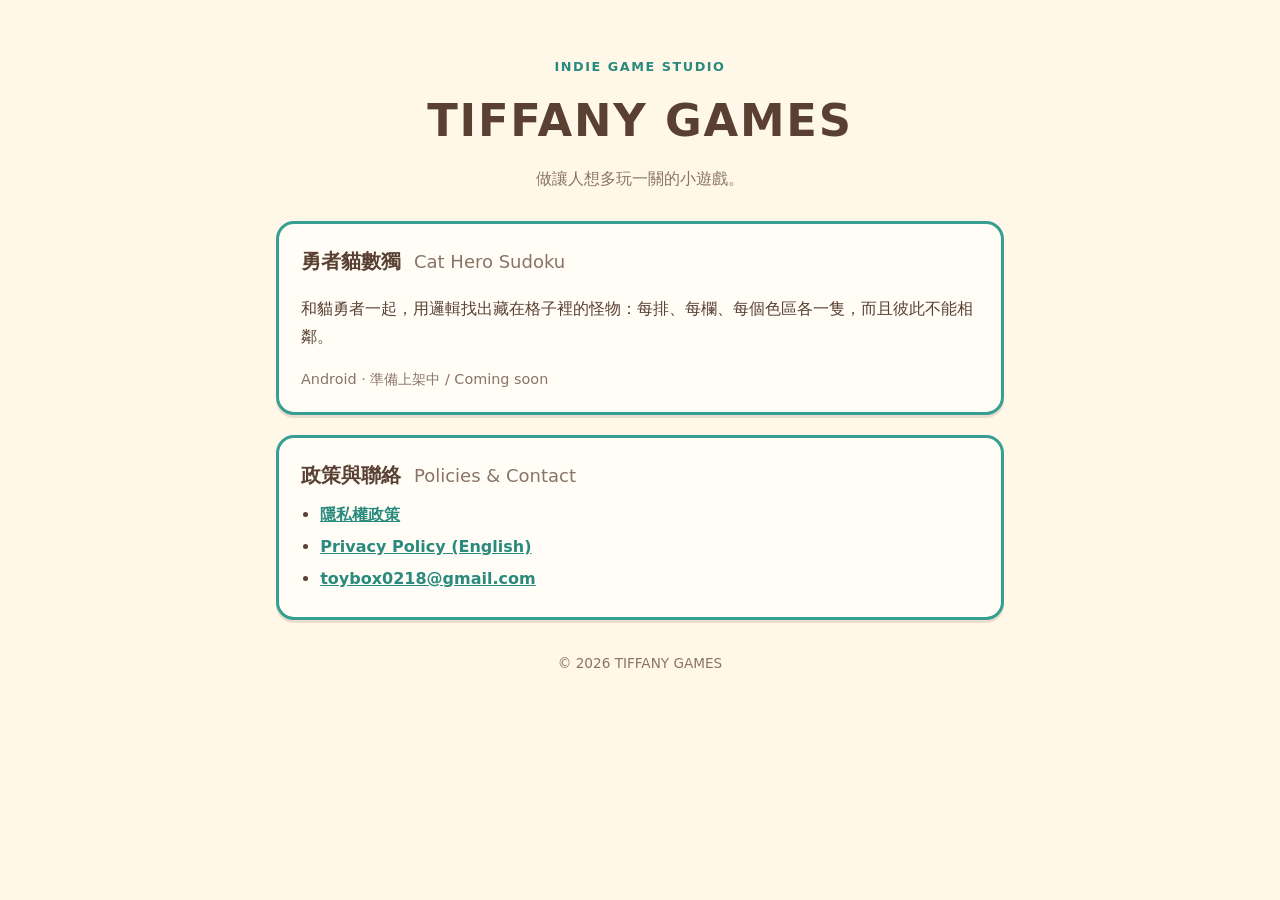
<file: index.html>
<!doctype html>
<html lang="zh-Hant">
<head>
<meta charset="utf-8">
<meta name="viewport" content="width=device-width, initial-scale=1">
<title>TIFFANY GAMES</title>
<meta name="description" content="TIFFANY GAMES 獨立遊戲工作室。作品：勇者貓數獨。">
<link rel="stylesheet" href="style.css">
</head>
<body>
<main class="page">
  <header class="hero">
    <p class="kicker">Indie Game Studio</p>
    <h1>TIFFANY GAMES</h1>
    <p class="lead">做讓人想多玩一關的小遊戲。</p>
  </header>

  <section class="card">
    <h2>勇者貓數獨 <span class="en">Cat Hero Sudoku</span></h2>
    <p>和貓勇者一起，用邏輯找出藏在格子裡的怪物：每排、每欄、每個色區各一隻，而且彼此不能相鄰。</p>
    <p class="meta">Android · 準備上架中 / Coming soon</p>
  </section>

  <section class="card">
    <h2>政策與聯絡 <span class="en">Policies &amp; Contact</span></h2>
    <ul class="links">
      <li><a href="privacy.html">隱私權政策</a></li>
      <li><a href="privacy.html#en">Privacy Policy (English)</a></li>
      <li><a href="mailto:toybox0218@gmail.com">toybox0218@gmail.com</a></li>
    </ul>
  </section>

  <footer>© 2026 TIFFANY GAMES</footer>
</main>
</body>
</html>
</file>
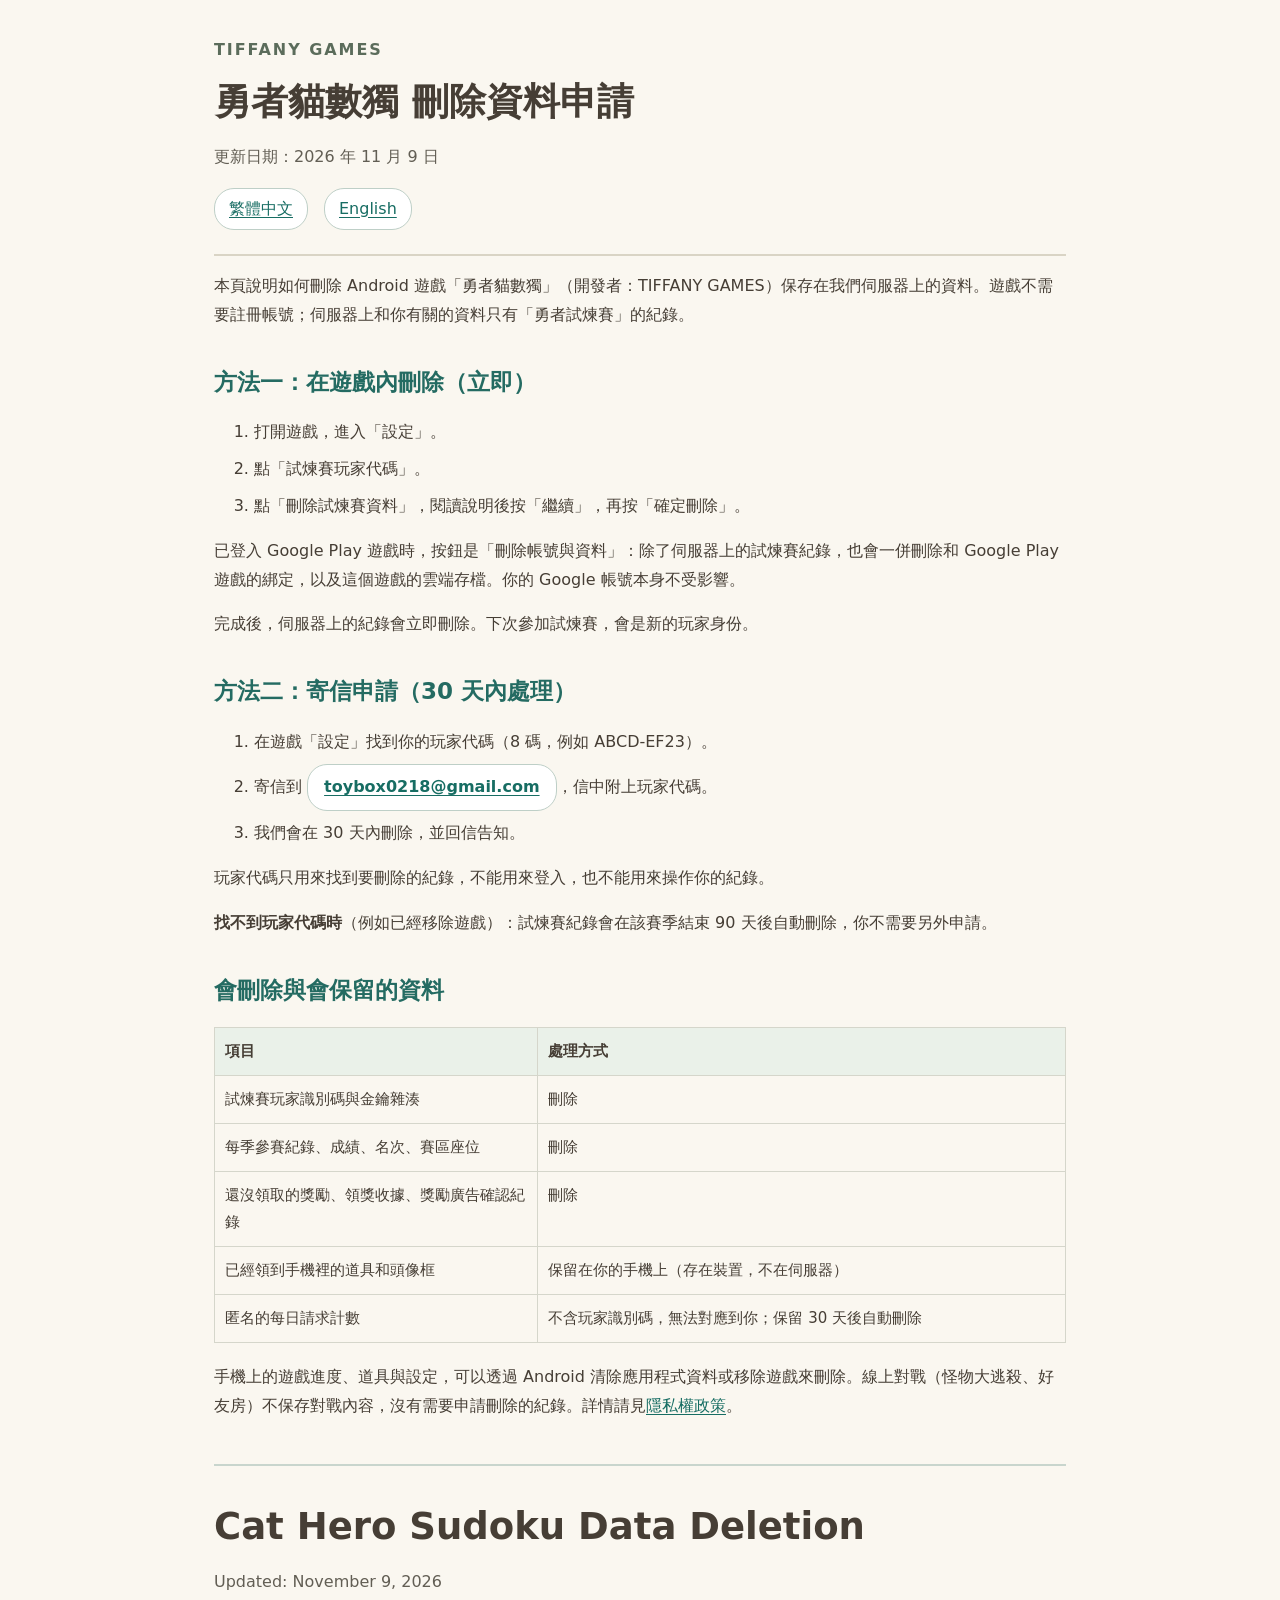
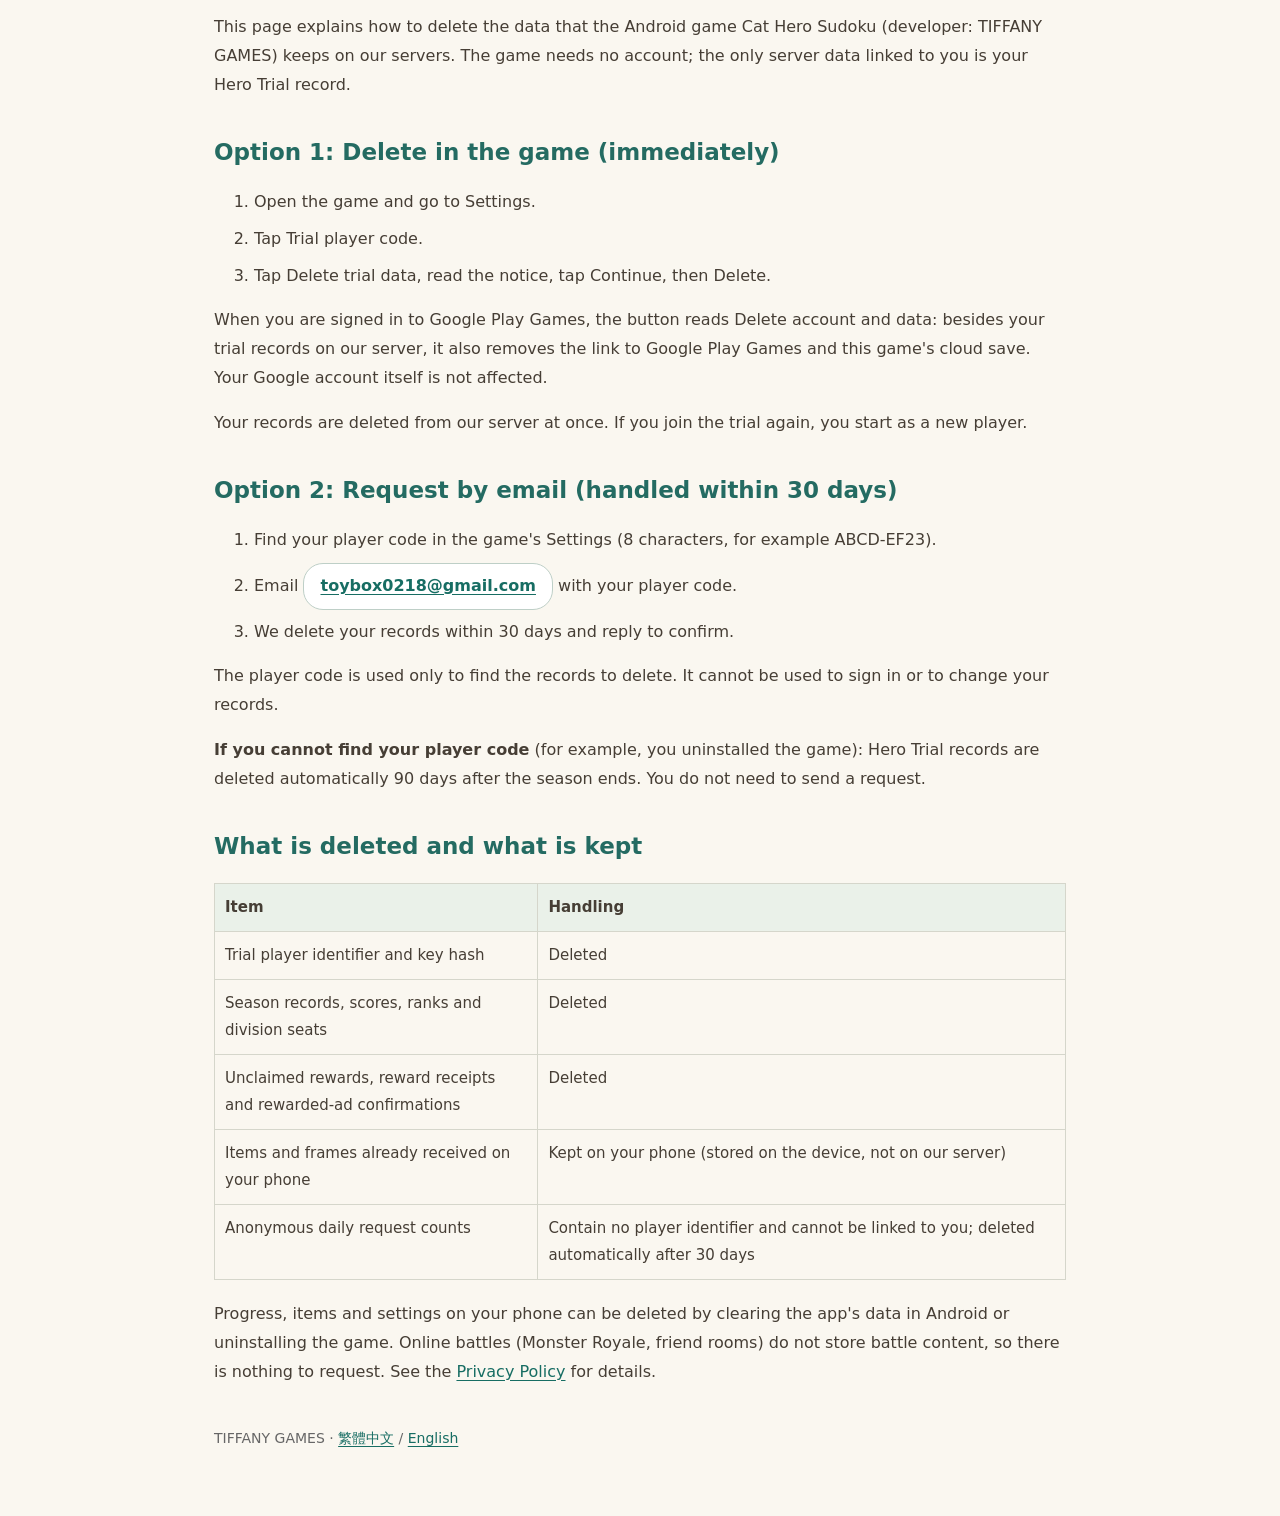
<file: delete.html>
<!doctype html>
<html lang="zh-Hant">
<head>
<meta charset="utf-8"><meta name="viewport" content="width=device-width,initial-scale=1">
<meta name="color-scheme" content="light"><title>勇者貓數獨 刪除資料申請 · Cat Hero Sudoku Data Deletion</title>
<style>
:root{font-family:system-ui,-apple-system,"Segoe UI",sans-serif;color:#463e35;background:#faf7f0;line-height:1.8}*{box-sizing:border-box}body{margin:0}main{max-width:900px;margin:auto;padding:36px 24px 64px}header{border-bottom:2px solid #d9d4c5;padding-bottom:24px}h1{font-size:clamp(25px,5vw,37px);line-height:1.35;margin:12px 0}h2{font-size:23px;margin-top:36px;line-height:1.45;color:#246b62}a{color:#176d63;text-underline-offset:3px;overflow-wrap:anywhere}nav{display:flex;gap:16px;flex-wrap:wrap}nav a{padding:6px 14px;border:1px solid #becfc7;border-radius:20px;background:white}.brand{letter-spacing:.12em;font-weight:700;color:#5b6c5b}.date{color:#625e54}p,li{overflow-wrap:anywhere}li{margin:.35em 0}ol li{margin:.5em 0}table{border-collapse:collapse;width:100%;font-size:15px;margin:20px 0}th,td{text-align:left;border:1px solid #d5d6cb;padding:10px;vertical-align:top}th{background:#eaf1e9}td:first-child{width:38%}.mail{display:inline-block;padding:8px 16px;border-radius:20px;background:#fff;border:1px solid #becfc7;font-weight:700}.language{padding-top:24px;margin-top:44px;border-top:2px solid #c8d5cd}footer{margin-top:40px;font-size:14px;color:#666} @media(max-width:480px){main{padding:24px 16px 48px}table{font-size:14px}th,td{padding:8px}}@media print{nav{display:none}main{max-width:none;padding:0}a{color:inherit}.language{break-before:page}}
</style>
</head><body><main>
<header><div class="brand">TIFFANY GAMES</div><h1>勇者貓數獨 刪除資料申請</h1><p class="date">更新日期：2026 年 11 月 9 日</p><nav aria-label="語言 Language"><a href="#zh">繁體中文</a><a href="#en" lang="en">English</a></nav></header>
<article id="zh" lang="zh-Hant">
<p>本頁說明如何刪除 Android 遊戲「勇者貓數獨」（開發者：TIFFANY GAMES）保存在我們伺服器上的資料。遊戲不需要註冊帳號；伺服器上和你有關的資料只有「勇者試煉賽」的紀錄。</p>
<h2>方法一：在遊戲內刪除（立即）</h2>
<ol><li>打開遊戲，進入「設定」。</li><li>點「試煉賽玩家代碼」。</li><li>點「刪除試煉賽資料」，閱讀說明後按「繼續」，再按「確定刪除」。</li></ol>
<p>已登入 Google Play 遊戲時，按鈕是「刪除帳號與資料」：除了伺服器上的試煉賽紀錄，也會一併刪除和 Google Play 遊戲的綁定，以及這個遊戲的雲端存檔。你的 Google 帳號本身不受影響。</p>
<p>完成後，伺服器上的紀錄會立即刪除。下次參加試煉賽，會是新的玩家身份。</p>
<h2>方法二：寄信申請（30 天內處理）</h2>
<ol><li>在遊戲「設定」找到你的玩家代碼（8 碼，例如 ABCD-EF23）。</li><li>寄信到 <a class="mail" href="mailto:toybox0218@gmail.com?subject=%E5%8B%87%E8%80%85%E8%B2%93%E6%95%B8%E7%8D%A8%20%E5%88%AA%E9%99%A4%E8%B3%87%E6%96%99%E7%94%B3%E8%AB%8B">toybox0218@gmail.com</a>，信中附上玩家代碼。</li><li>我們會在 30 天內刪除，並回信告知。</li></ol>
<p>玩家代碼只用來找到要刪除的紀錄，不能用來登入，也不能用來操作你的紀錄。</p>
<p><strong>找不到玩家代碼時</strong>（例如已經移除遊戲）：試煉賽紀錄會在該賽季結束 90 天後自動刪除，你不需要另外申請。</p>
<h2>會刪除與會保留的資料</h2>
<table><thead><tr><th>項目</th><th>處理方式</th></tr></thead><tbody>
<tr><td>試煉賽玩家識別碼與金鑰雜湊</td><td>刪除</td></tr>
<tr><td>每季參賽紀錄、成績、名次、賽區座位</td><td>刪除</td></tr>
<tr><td>還沒領取的獎勵、領獎收據、獎勵廣告確認紀錄</td><td>刪除</td></tr>
<tr><td>已經領到手機裡的道具和頭像框</td><td>保留在你的手機上（存在裝置，不在伺服器）</td></tr>
<tr><td>匿名的每日請求計數</td><td>不含玩家識別碼，無法對應到你；保留 30 天後自動刪除</td></tr>
</tbody></table>
<p>手機上的遊戲進度、道具與設定，可以透過 Android 清除應用程式資料或移除遊戲來刪除。線上對戰（怪物大逃殺、好友房）不保存對戰內容，沒有需要申請刪除的紀錄。詳情請見<a href="https://toybox0218.github.io/privacy.html">隱私權政策</a>。</p>
</article>
<article id="en" lang="en" class="language">
<h1>Cat Hero Sudoku Data Deletion</h1><p class="date">Updated: November 9, 2026</p>
<p>This page explains how to delete the data that the Android game Cat Hero Sudoku (developer: TIFFANY GAMES) keeps on our servers. The game needs no account; the only server data linked to you is your Hero Trial record.</p>
<h2>Option 1: Delete in the game (immediately)</h2>
<ol><li>Open the game and go to Settings.</li><li>Tap Trial player code.</li><li>Tap Delete trial data, read the notice, tap Continue, then Delete.</li></ol>
<p>When you are signed in to Google Play Games, the button reads Delete account and data: besides your trial records on our server, it also removes the link to Google Play Games and this game's cloud save. Your Google account itself is not affected.</p>
<p>Your records are deleted from our server at once. If you join the trial again, you start as a new player.</p>
<h2>Option 2: Request by email (handled within 30 days)</h2>
<ol><li>Find your player code in the game's Settings (8 characters, for example ABCD-EF23).</li><li>Email <a class="mail" href="mailto:toybox0218@gmail.com?subject=Cat%20Hero%20Sudoku%20data%20deletion">toybox0218@gmail.com</a> with your player code.</li><li>We delete your records within 30 days and reply to confirm.</li></ol>
<p>The player code is used only to find the records to delete. It cannot be used to sign in or to change your records.</p>
<p><strong>If you cannot find your player code</strong> (for example, you uninstalled the game): Hero Trial records are deleted automatically 90 days after the season ends. You do not need to send a request.</p>
<h2>What is deleted and what is kept</h2>
<table><thead><tr><th>Item</th><th>Handling</th></tr></thead><tbody>
<tr><td>Trial player identifier and key hash</td><td>Deleted</td></tr>
<tr><td>Season records, scores, ranks and division seats</td><td>Deleted</td></tr>
<tr><td>Unclaimed rewards, reward receipts and rewarded-ad confirmations</td><td>Deleted</td></tr>
<tr><td>Items and frames already received on your phone</td><td>Kept on your phone (stored on the device, not on our server)</td></tr>
<tr><td>Anonymous daily request counts</td><td>Contain no player identifier and cannot be linked to you; deleted automatically after 30 days</td></tr>
</tbody></table>
<p>Progress, items and settings on your phone can be deleted by clearing the app's data in Android or uninstalling the game. Online battles (Monster Royale, friend rooms) do not store battle content, so there is nothing to request. See the <a href="https://toybox0218.github.io/privacy.html">Privacy Policy</a> for details.</p>
</article><footer>TIFFANY GAMES · <a href="#zh">繁體中文</a> / <a href="#en">English</a></footer>
</main></body></html>
</file>
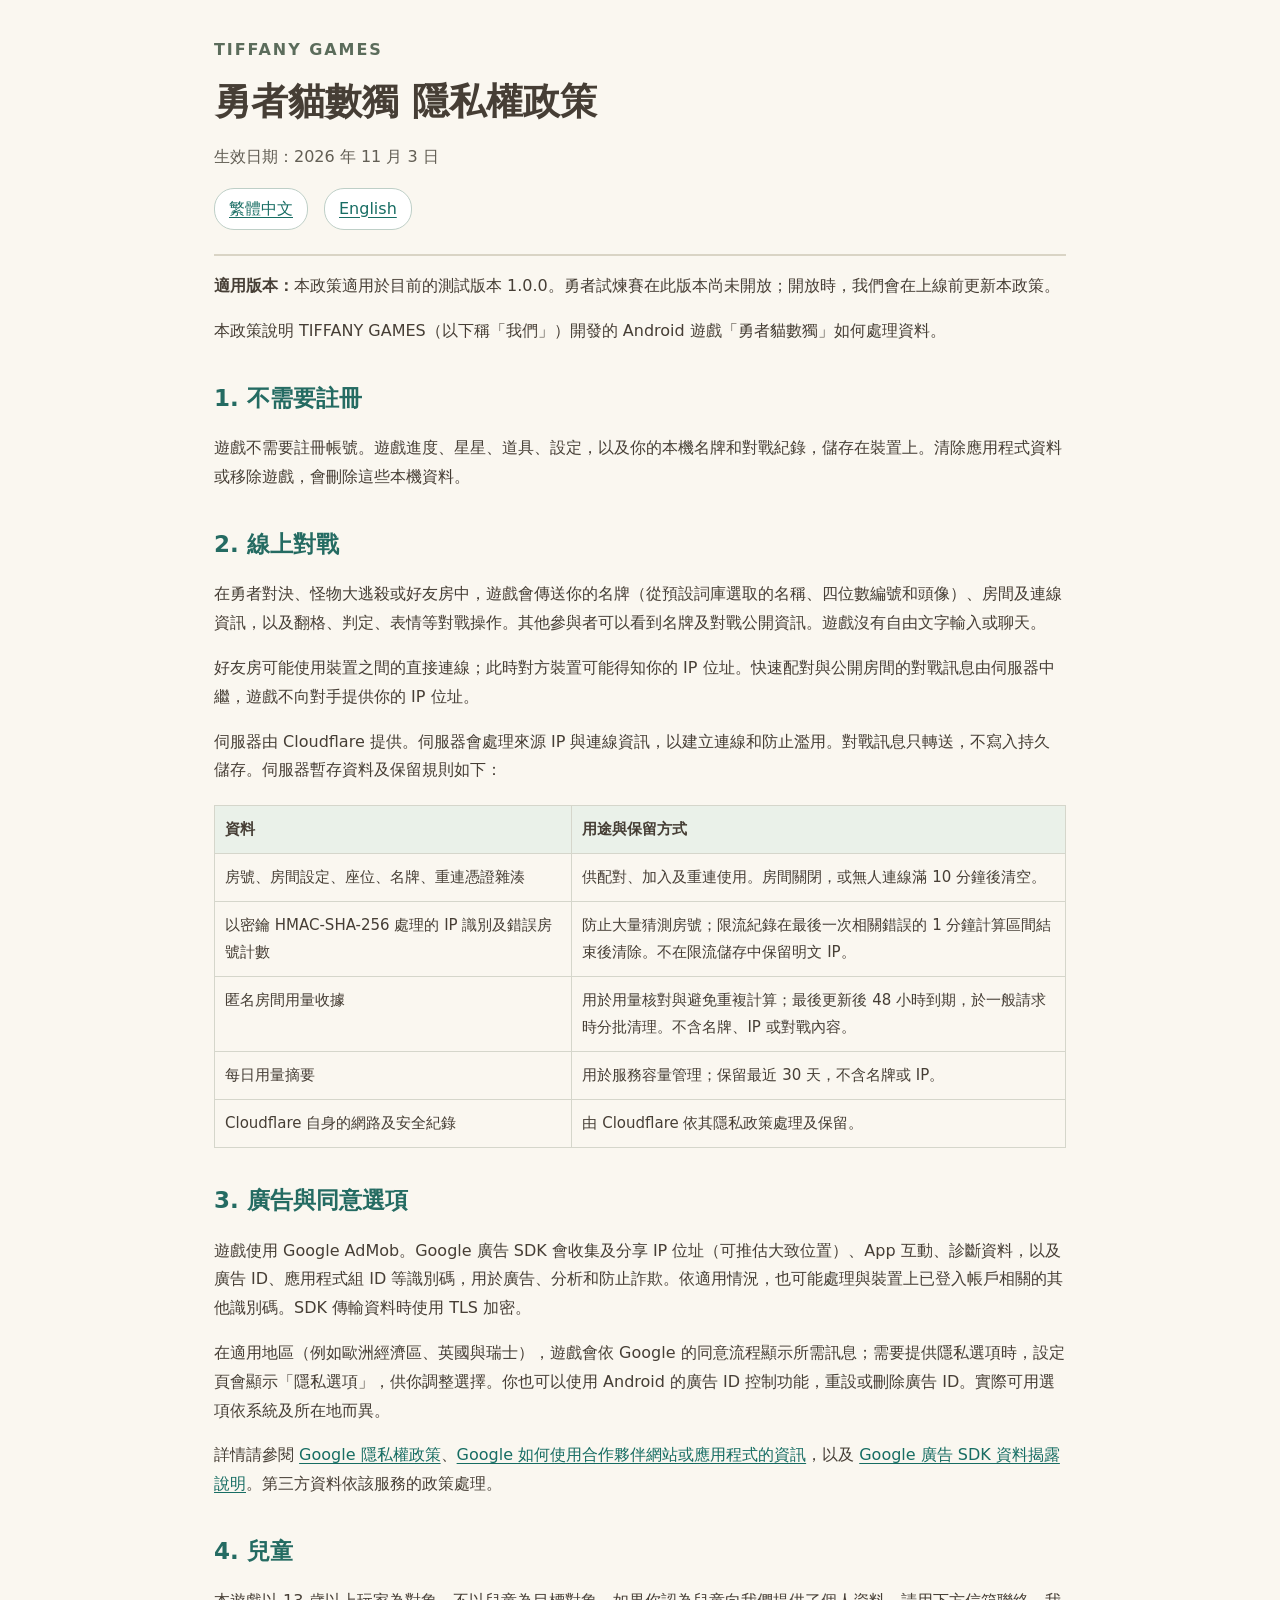
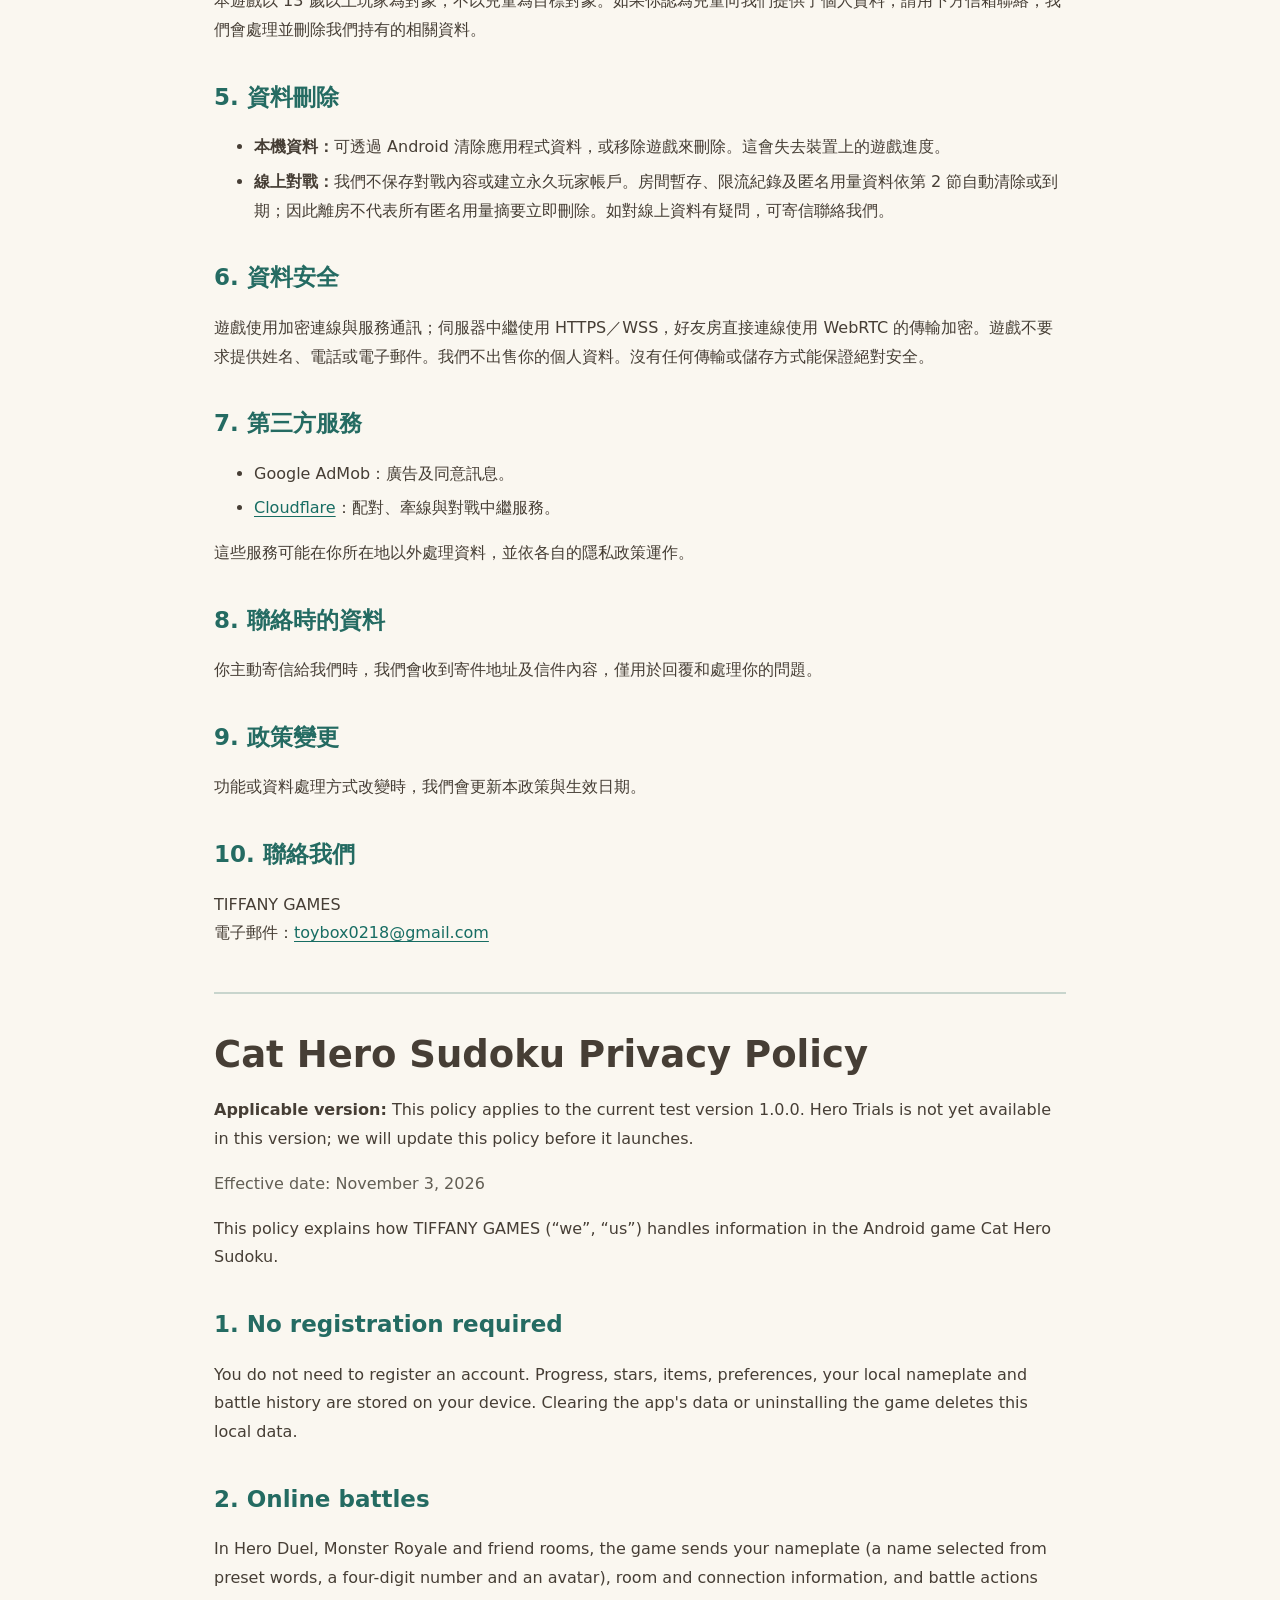
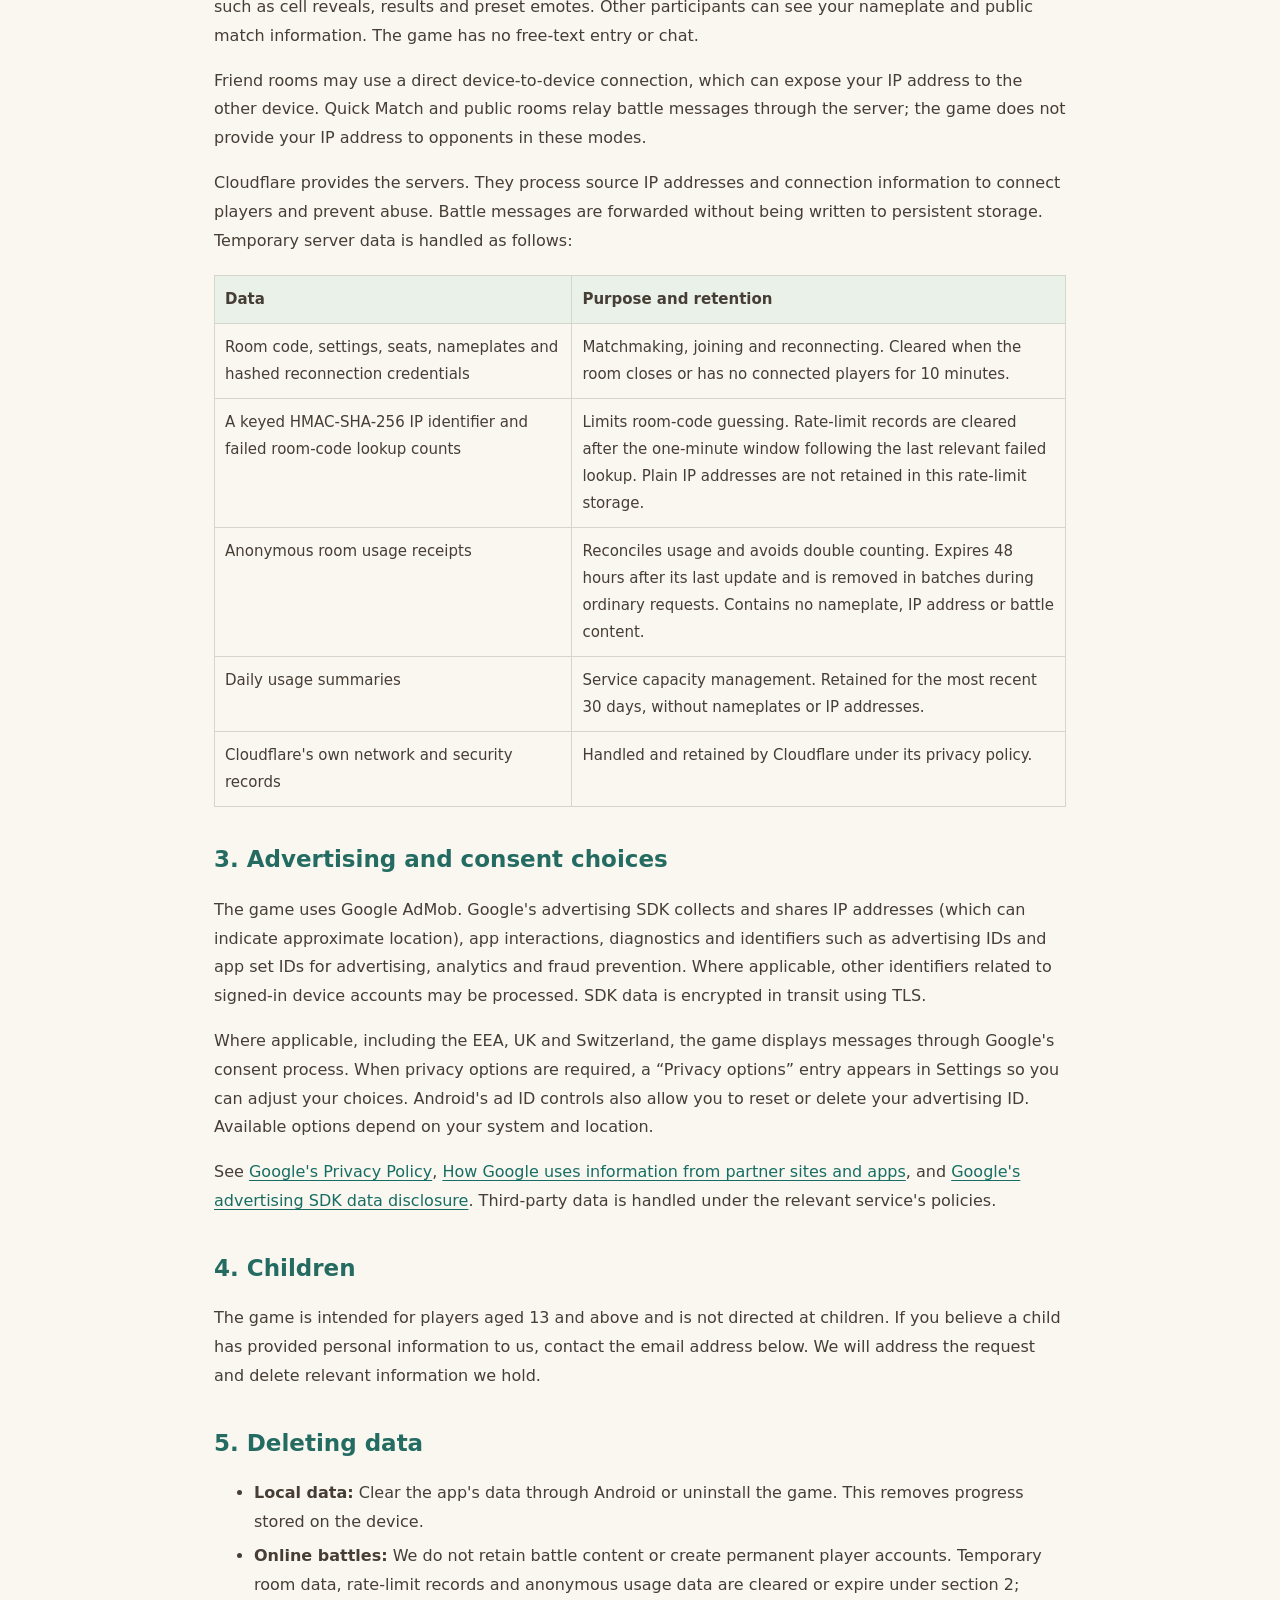
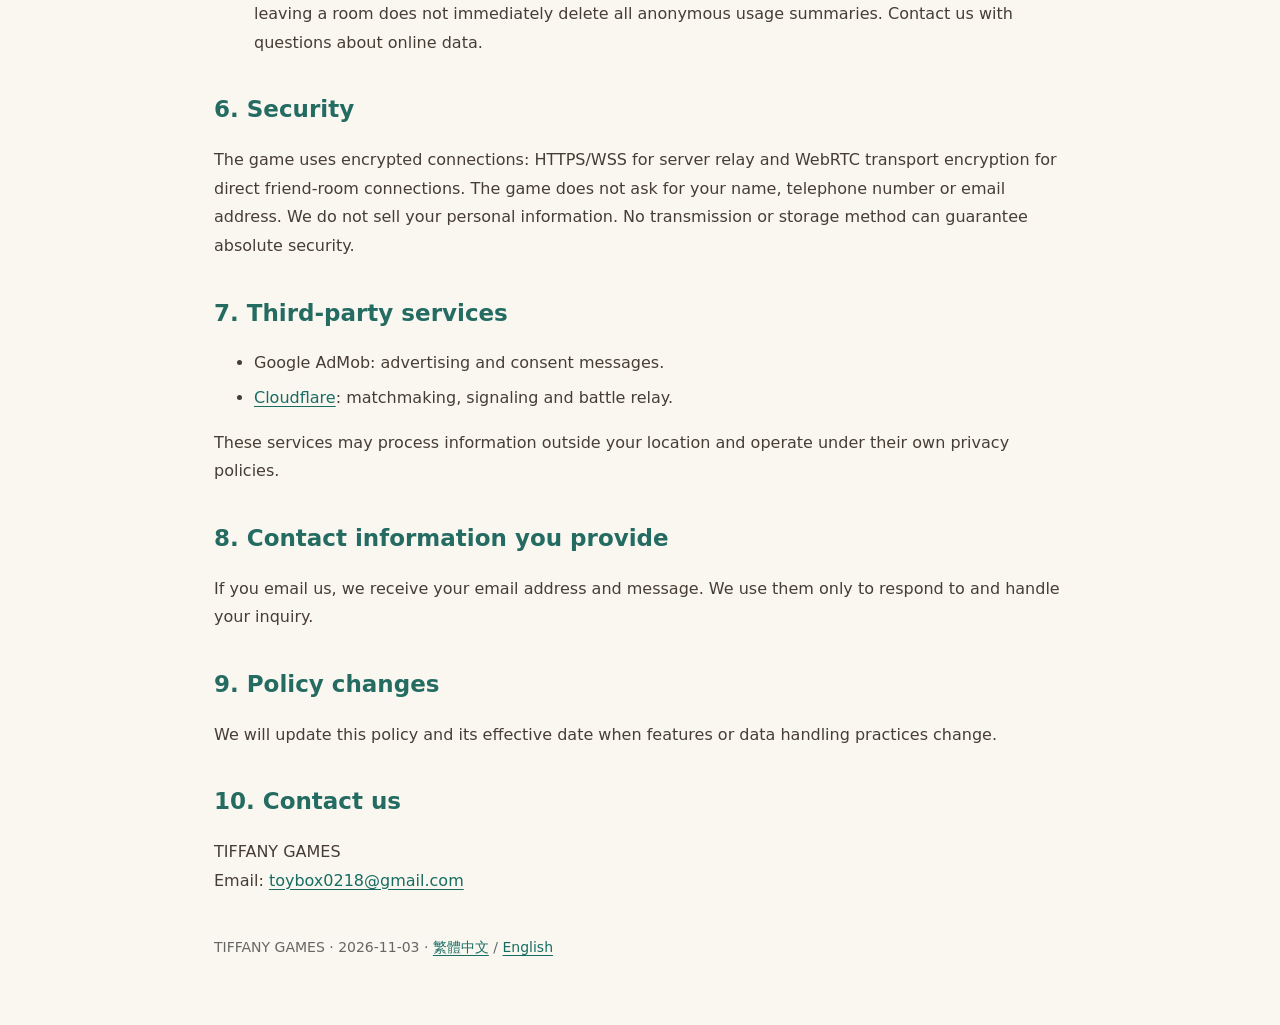
<file: privacy-1.0.html>
<!doctype html>
<html lang="zh-Hant">
<head>
<meta charset="utf-8"><meta name="viewport" content="width=device-width,initial-scale=1">
<meta name="color-scheme" content="light"><title>勇者貓數獨 隱私權政策 · Cat Hero Sudoku Privacy Policy</title>
<style>
:root{font-family:system-ui,-apple-system,"Segoe UI",sans-serif;color:#463e35;background:#faf7f0;line-height:1.8}*{box-sizing:border-box}body{margin:0}main{max-width:900px;margin:auto;padding:36px 24px 64px}header{border-bottom:2px solid #d9d4c5;padding-bottom:24px}h1{font-size:clamp(25px,5vw,37px);line-height:1.35;margin:12px 0}h2{font-size:23px;margin-top:36px;line-height:1.45;color:#246b62}h3{font-size:18px;margin-top:26px}a{color:#176d63;text-underline-offset:3px;overflow-wrap:anywhere}nav{display:flex;gap:16px;flex-wrap:wrap}nav a{padding:6px 14px;border:1px solid #becfc7;border-radius:20px;background:white}.brand{letter-spacing:.12em;font-weight:700;color:#5b6c5b}.date{color:#625e54}p,li{overflow-wrap:anywhere}li{margin:.35em 0}table{border-collapse:collapse;width:100%;font-size:15px;margin:20px 0}th,td{text-align:left;border:1px solid #d5d6cb;padding:10px;vertical-align:top}th{background:#eaf1e9}td:first-child{width:42%}.language{padding-top:24px;margin-top:44px;border-top:2px solid #c8d5cd}footer{margin-top:40px;font-size:14px;color:#666} @media(max-width:480px){main{padding:24px 16px 48px}table{font-size:14px}th,td{padding:8px}}@media print{nav{display:none}main{max-width:none;padding:0}a{color:inherit}.language{break-before:page}}
</style>
</head><body><main>
<header><div class="brand">TIFFANY GAMES</div><h1>勇者貓數獨 隱私權政策</h1><p class="date">生效日期：2026 年 11 月 3 日</p><nav aria-label="語言 Language"><a href="#zh">繁體中文</a><a href="#en" lang="en">English</a></nav></header>
<article id="zh" lang="zh-Hant">
<p><strong>適用版本：</strong>本政策適用於目前的測試版本 1.0.0。勇者試煉賽在此版本尚未開放；開放時，我們會在上線前更新本政策。</p>
<p>本政策說明 TIFFANY GAMES（以下稱「我們」）開發的 Android 遊戲「勇者貓數獨」如何處理資料。</p>
<h2>1. 不需要註冊</h2><p>遊戲不需要註冊帳號。遊戲進度、星星、道具、設定，以及你的本機名牌和對戰紀錄，儲存在裝置上。清除應用程式資料或移除遊戲，會刪除這些本機資料。</p>
<h2>2. 線上對戰</h2><p>在勇者對決、怪物大逃殺或好友房中，遊戲會傳送你的名牌（從預設詞庫選取的名稱、四位數編號和頭像）、房間及連線資訊，以及翻格、判定、表情等對戰操作。其他參與者可以看到名牌及對戰公開資訊。遊戲沒有自由文字輸入或聊天。</p><p>好友房可能使用裝置之間的直接連線；此時對方裝置可能得知你的 IP 位址。快速配對與公開房間的對戰訊息由伺服器中繼，遊戲不向對手提供你的 IP 位址。</p><p>伺服器由 Cloudflare 提供。伺服器會處理來源 IP 與連線資訊，以建立連線和防止濫用。對戰訊息只轉送，不寫入持久儲存。伺服器暫存資料及保留規則如下：</p>
<table><thead><tr><th>資料</th><th>用途與保留方式</th></tr></thead><tbody>
<tr><td>房號、房間設定、座位、名牌、重連憑證雜湊</td><td>供配對、加入及重連使用。房間關閉，或無人連線滿 10 分鐘後清空。</td></tr>
<tr><td>以密鑰 HMAC-SHA-256 處理的 IP 識別及錯誤房號計數</td><td>防止大量猜測房號；限流紀錄在最後一次相關錯誤的 1 分鐘計算區間結束後清除。不在限流儲存中保留明文 IP。</td></tr>
<tr><td>匿名房間用量收據</td><td>用於用量核對與避免重複計算；最後更新後 48 小時到期，於一般請求時分批清理。不含名牌、IP 或對戰內容。</td></tr>
<tr><td>每日用量摘要</td><td>用於服務容量管理；保留最近 30 天，不含名牌或 IP。</td></tr>
<tr><td>Cloudflare 自身的網路及安全紀錄</td><td>由 Cloudflare 依其隱私政策處理及保留。</td></tr>
</tbody></table>
<h2>3. 廣告與同意選項</h2><p>遊戲使用 Google AdMob。Google 廣告 SDK 會收集及分享 IP 位址（可推估大致位置）、App 互動、診斷資料，以及廣告 ID、應用程式組 ID 等識別碼，用於廣告、分析和防止詐欺。依適用情況，也可能處理與裝置上已登入帳戶相關的其他識別碼。SDK 傳輸資料時使用 TLS 加密。</p><p>在適用地區（例如歐洲經濟區、英國與瑞士），遊戲會依 Google 的同意流程顯示所需訊息；需要提供隱私選項時，設定頁會顯示「隱私選項」，供你調整選擇。你也可以使用 Android 的廣告 ID 控制功能，重設或刪除廣告 ID。實際可用選項依系統及所在地而異。</p><p>詳情請參閱 <a href="https://policies.google.com/privacy?hl=zh-TW">Google 隱私權政策</a>、<a href="https://policies.google.com/technologies/partner-sites?hl=zh-TW">Google 如何使用合作夥伴網站或應用程式的資訊</a>，以及 <a href="https://developers.google.com/admob/android/next-gen/privacy/play-data-disclosure">Google 廣告 SDK 資料揭露說明</a>。第三方資料依該服務的政策處理。</p>
<h2>4. 兒童</h2><p>本遊戲以 13 歲以上玩家為對象，不以兒童為目標對象。如果你認為兒童向我們提供了個人資料，請用下方信箱聯絡，我們會處理並刪除我們持有的相關資料。</p>
<h2>5. 資料刪除</h2><ul><li><strong>本機資料：</strong>可透過 Android 清除應用程式資料，或移除遊戲來刪除。這會失去裝置上的遊戲進度。</li><li><strong>線上對戰：</strong>我們不保存對戰內容或建立永久玩家帳戶。房間暫存、限流紀錄及匿名用量資料依第 2 節自動清除或到期；因此離房不代表所有匿名用量摘要立即刪除。如對線上資料有疑問，可寄信聯絡我們。</li></ul>
<h2>6. 資料安全</h2><p>遊戲使用加密連線與服務通訊；伺服器中繼使用 HTTPS／WSS，好友房直接連線使用 WebRTC 的傳輸加密。遊戲不要求提供姓名、電話或電子郵件。我們不出售你的個人資料。沒有任何傳輸或儲存方式能保證絕對安全。</p>
<h2>7. 第三方服務</h2><ul><li>Google AdMob：廣告及同意訊息。</li><li><a href="https://www.cloudflare.com/privacypolicy/">Cloudflare</a>：配對、牽線與對戰中繼服務。</li></ul><p>這些服務可能在你所在地以外處理資料，並依各自的隱私政策運作。</p>
<h2>8. 聯絡時的資料</h2><p>你主動寄信給我們時，我們會收到寄件地址及信件內容，僅用於回覆和處理你的問題。</p>
<h2>9. 政策變更</h2><p>功能或資料處理方式改變時，我們會更新本政策與生效日期。</p>
<h2>10. 聯絡我們</h2><p>TIFFANY GAMES<br>電子郵件：<a href="mailto:toybox0218@gmail.com">toybox0218@gmail.com</a></p>
</article>
<article id="en" lang="en" class="language">
<h1>Cat Hero Sudoku Privacy Policy</h1><p><strong>Applicable version:</strong> This policy applies to the current test version 1.0.0. Hero Trials is not yet available in this version; we will update this policy before it launches.</p><p class="date">Effective date: November 3, 2026</p><p>This policy explains how TIFFANY GAMES (“we”, “us”) handles information in the Android game Cat Hero Sudoku.</p>
<h2>1. No registration required</h2><p>You do not need to register an account. Progress, stars, items, preferences, your local nameplate and battle history are stored on your device. Clearing the app's data or uninstalling the game deletes this local data.</p>
<h2>2. Online battles</h2><p>In Hero Duel, Monster Royale and friend rooms, the game sends your nameplate (a name selected from preset words, a four-digit number and an avatar), room and connection information, and battle actions such as cell reveals, results and preset emotes. Other participants can see your nameplate and public match information. The game has no free-text entry or chat.</p><p>Friend rooms may use a direct device-to-device connection, which can expose your IP address to the other device. Quick Match and public rooms relay battle messages through the server; the game does not provide your IP address to opponents in these modes.</p><p>Cloudflare provides the servers. They process source IP addresses and connection information to connect players and prevent abuse. Battle messages are forwarded without being written to persistent storage. Temporary server data is handled as follows:</p>
<table><thead><tr><th>Data</th><th>Purpose and retention</th></tr></thead><tbody>
<tr><td>Room code, settings, seats, nameplates and hashed reconnection credentials</td><td>Matchmaking, joining and reconnecting. Cleared when the room closes or has no connected players for 10 minutes.</td></tr>
<tr><td>A keyed HMAC-SHA-256 IP identifier and failed room-code lookup counts</td><td>Limits room-code guessing. Rate-limit records are cleared after the one-minute window following the last relevant failed lookup. Plain IP addresses are not retained in this rate-limit storage.</td></tr>
<tr><td>Anonymous room usage receipts</td><td>Reconciles usage and avoids double counting. Expires 48 hours after its last update and is removed in batches during ordinary requests. Contains no nameplate, IP address or battle content.</td></tr>
<tr><td>Daily usage summaries</td><td>Service capacity management. Retained for the most recent 30 days, without nameplates or IP addresses.</td></tr>
<tr><td>Cloudflare's own network and security records</td><td>Handled and retained by Cloudflare under its privacy policy.</td></tr>
</tbody></table>
<h2>3. Advertising and consent choices</h2><p>The game uses Google AdMob. Google's advertising SDK collects and shares IP addresses (which can indicate approximate location), app interactions, diagnostics and identifiers such as advertising IDs and app set IDs for advertising, analytics and fraud prevention. Where applicable, other identifiers related to signed-in device accounts may be processed. SDK data is encrypted in transit using TLS.</p><p>Where applicable, including the EEA, UK and Switzerland, the game displays messages through Google's consent process. When privacy options are required, a “Privacy options” entry appears in Settings so you can adjust your choices. Android's ad ID controls also allow you to reset or delete your advertising ID. Available options depend on your system and location.</p><p>See <a href="https://policies.google.com/privacy">Google's Privacy Policy</a>, <a href="https://policies.google.com/technologies/partner-sites">How Google uses information from partner sites and apps</a>, and <a href="https://developers.google.com/admob/android/next-gen/privacy/play-data-disclosure">Google's advertising SDK data disclosure</a>. Third-party data is handled under the relevant service's policies.</p>
<h2>4. Children</h2><p>The game is intended for players aged 13 and above and is not directed at children. If you believe a child has provided personal information to us, contact the email address below. We will address the request and delete relevant information we hold.</p>
<h2>5. Deleting data</h2><ul><li><strong>Local data:</strong> Clear the app's data through Android or uninstall the game. This removes progress stored on the device.</li><li><strong>Online battles:</strong> We do not retain battle content or create permanent player accounts. Temporary room data, rate-limit records and anonymous usage data are cleared or expire under section 2; leaving a room does not immediately delete all anonymous usage summaries. Contact us with questions about online data.</li></ul>
<h2>6. Security</h2><p>The game uses encrypted connections: HTTPS/WSS for server relay and WebRTC transport encryption for direct friend-room connections. The game does not ask for your name, telephone number or email address. We do not sell your personal information. No transmission or storage method can guarantee absolute security.</p>
<h2>7. Third-party services</h2><ul><li>Google AdMob: advertising and consent messages.</li><li><a href="https://www.cloudflare.com/privacypolicy/">Cloudflare</a>: matchmaking, signaling and battle relay.</li></ul><p>These services may process information outside your location and operate under their own privacy policies.</p>
<h2>8. Contact information you provide</h2><p>If you email us, we receive your email address and message. We use them only to respond to and handle your inquiry.</p>
<h2>9. Policy changes</h2><p>We will update this policy and its effective date when features or data handling practices change.</p>
<h2>10. Contact us</h2><p>TIFFANY GAMES<br>Email: <a href="mailto:toybox0218@gmail.com">toybox0218@gmail.com</a></p>
</article><footer>TIFFANY GAMES · 2026-11-03 · <a href="#zh">繁體中文</a> / <a href="#en">English</a></footer>
</main></body></html>
</file>
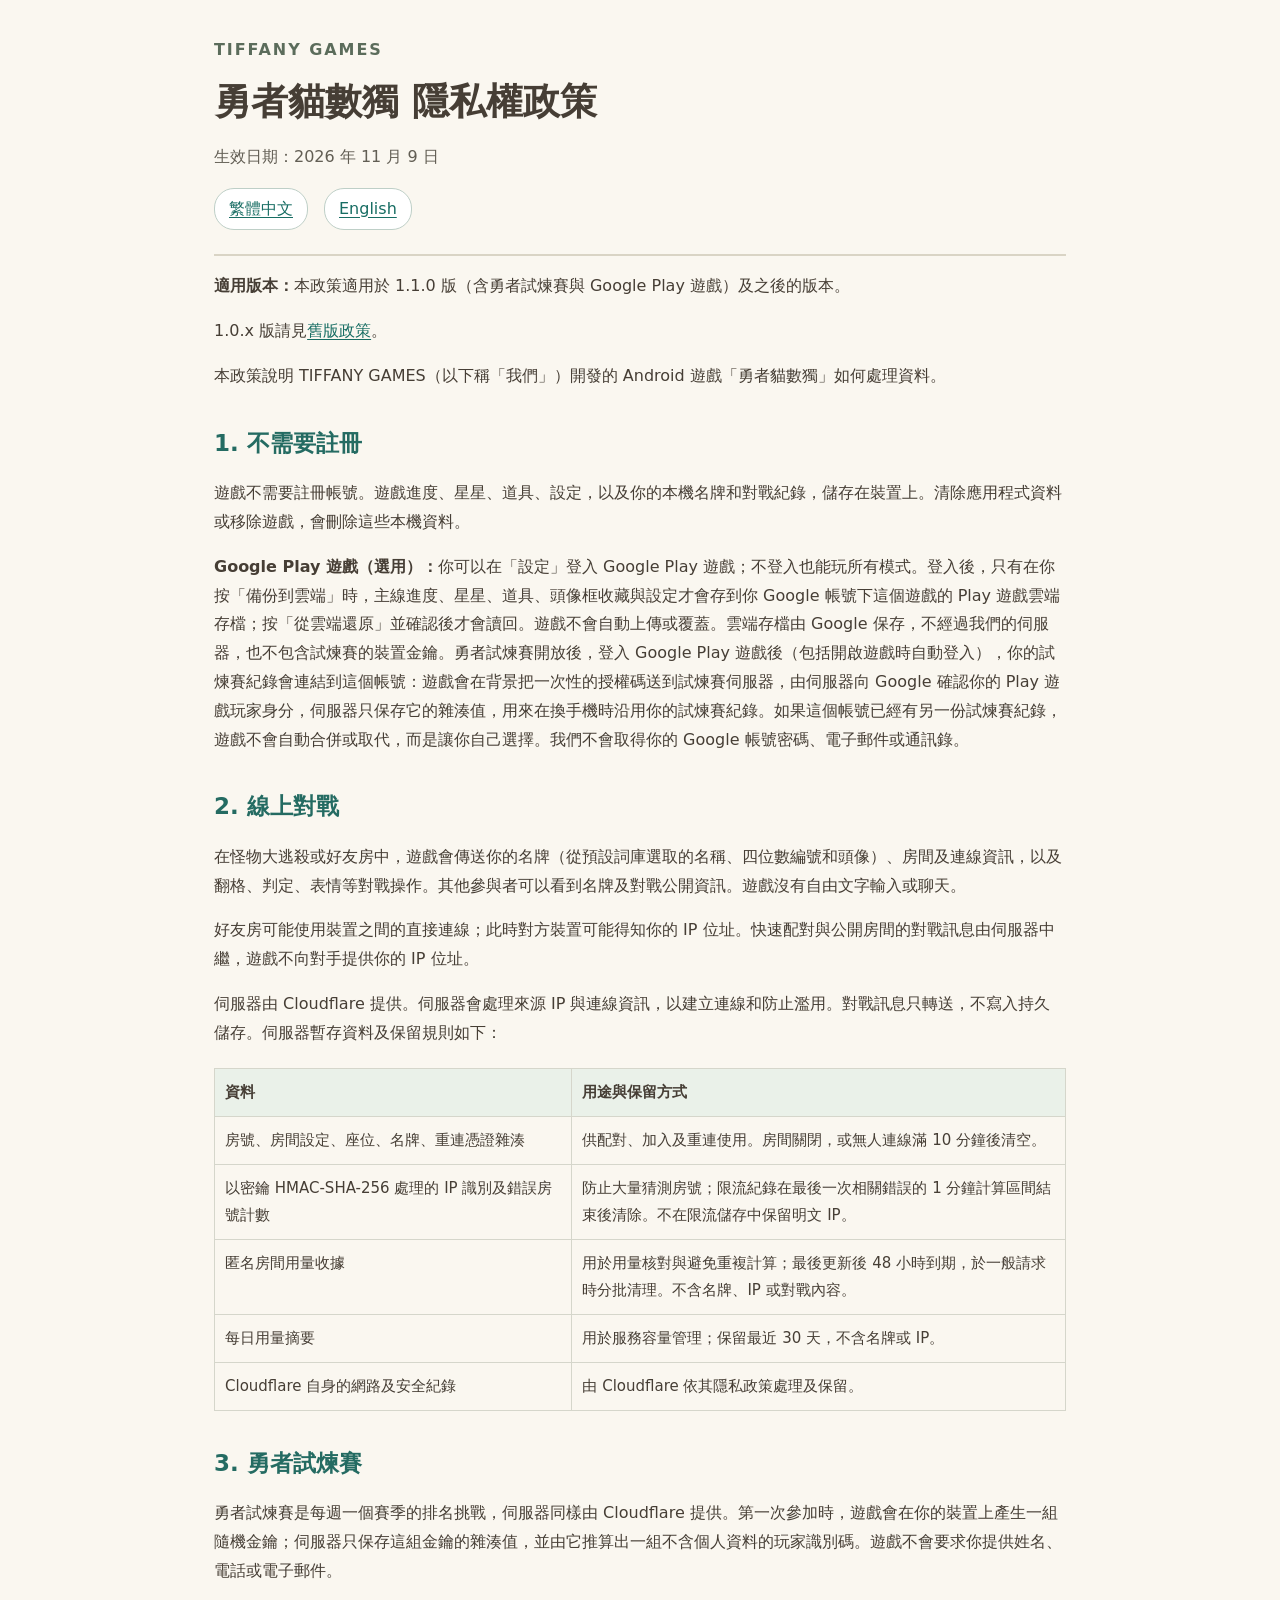
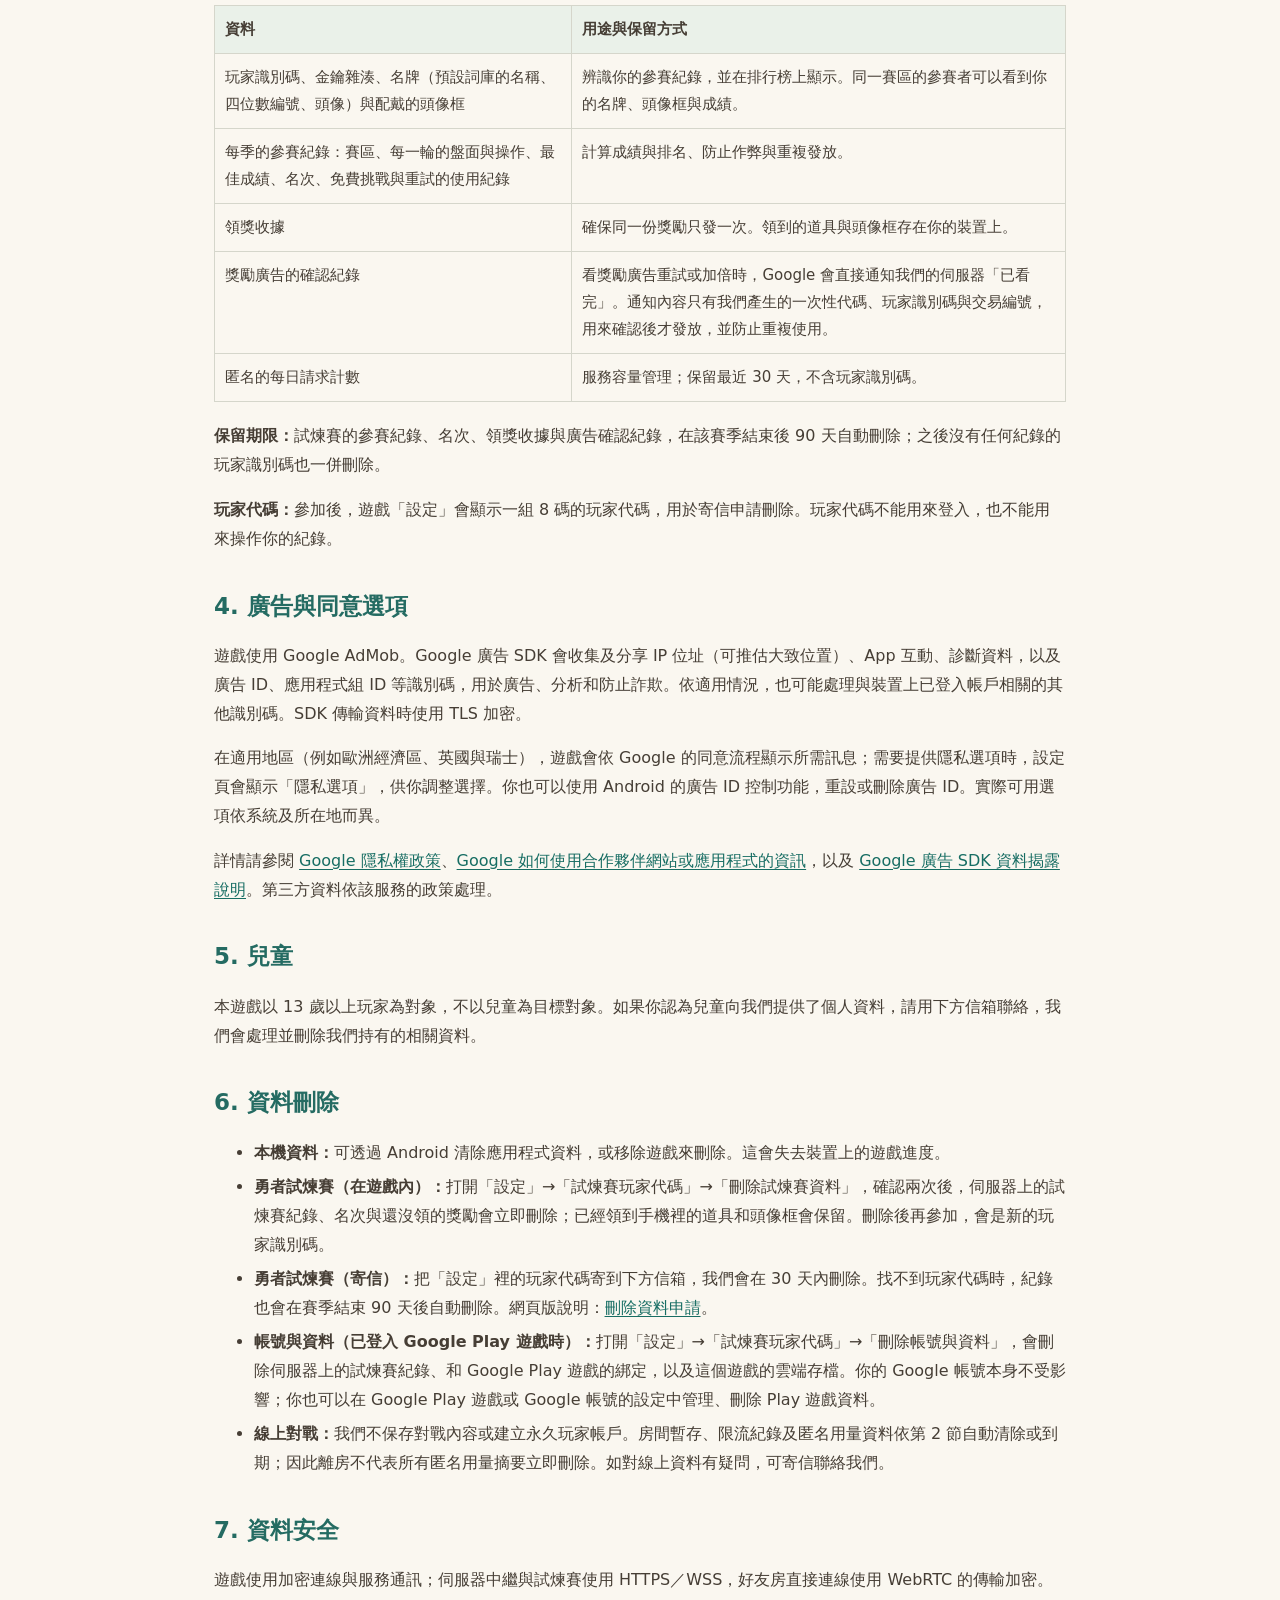
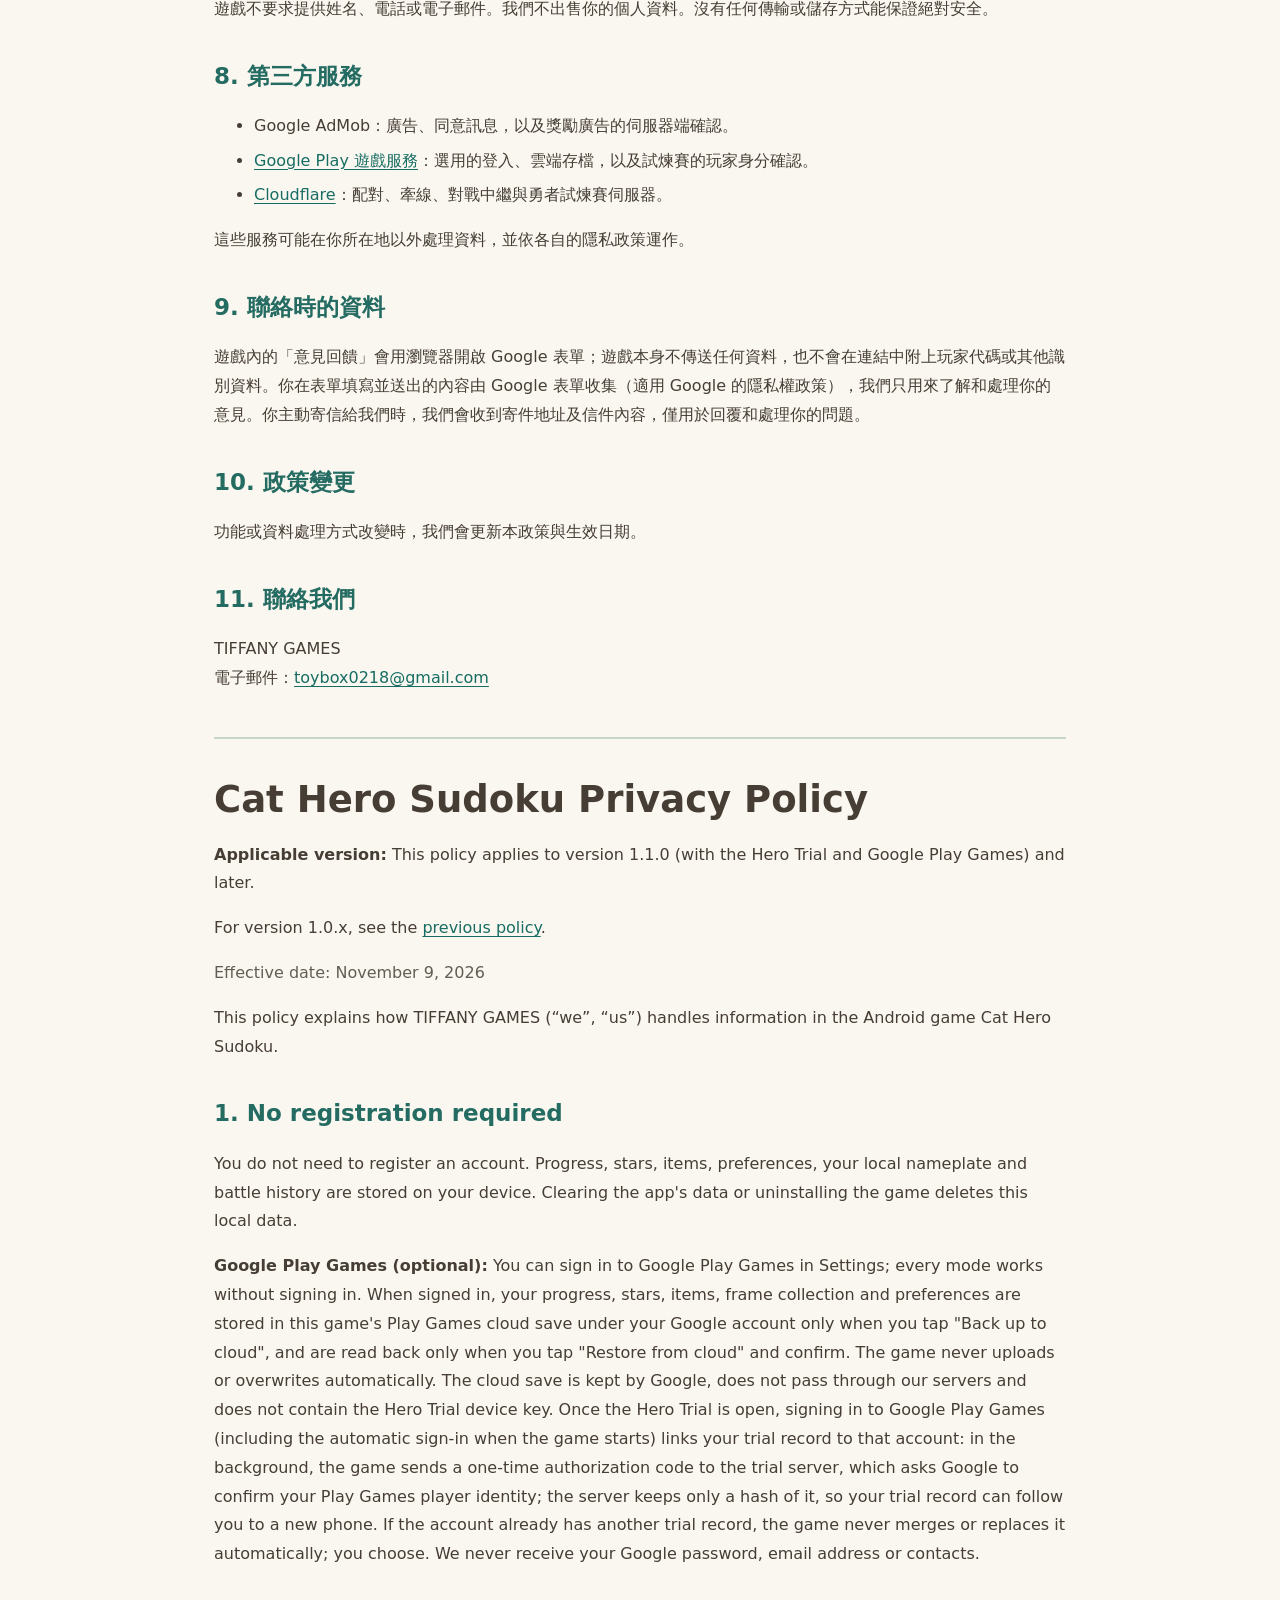
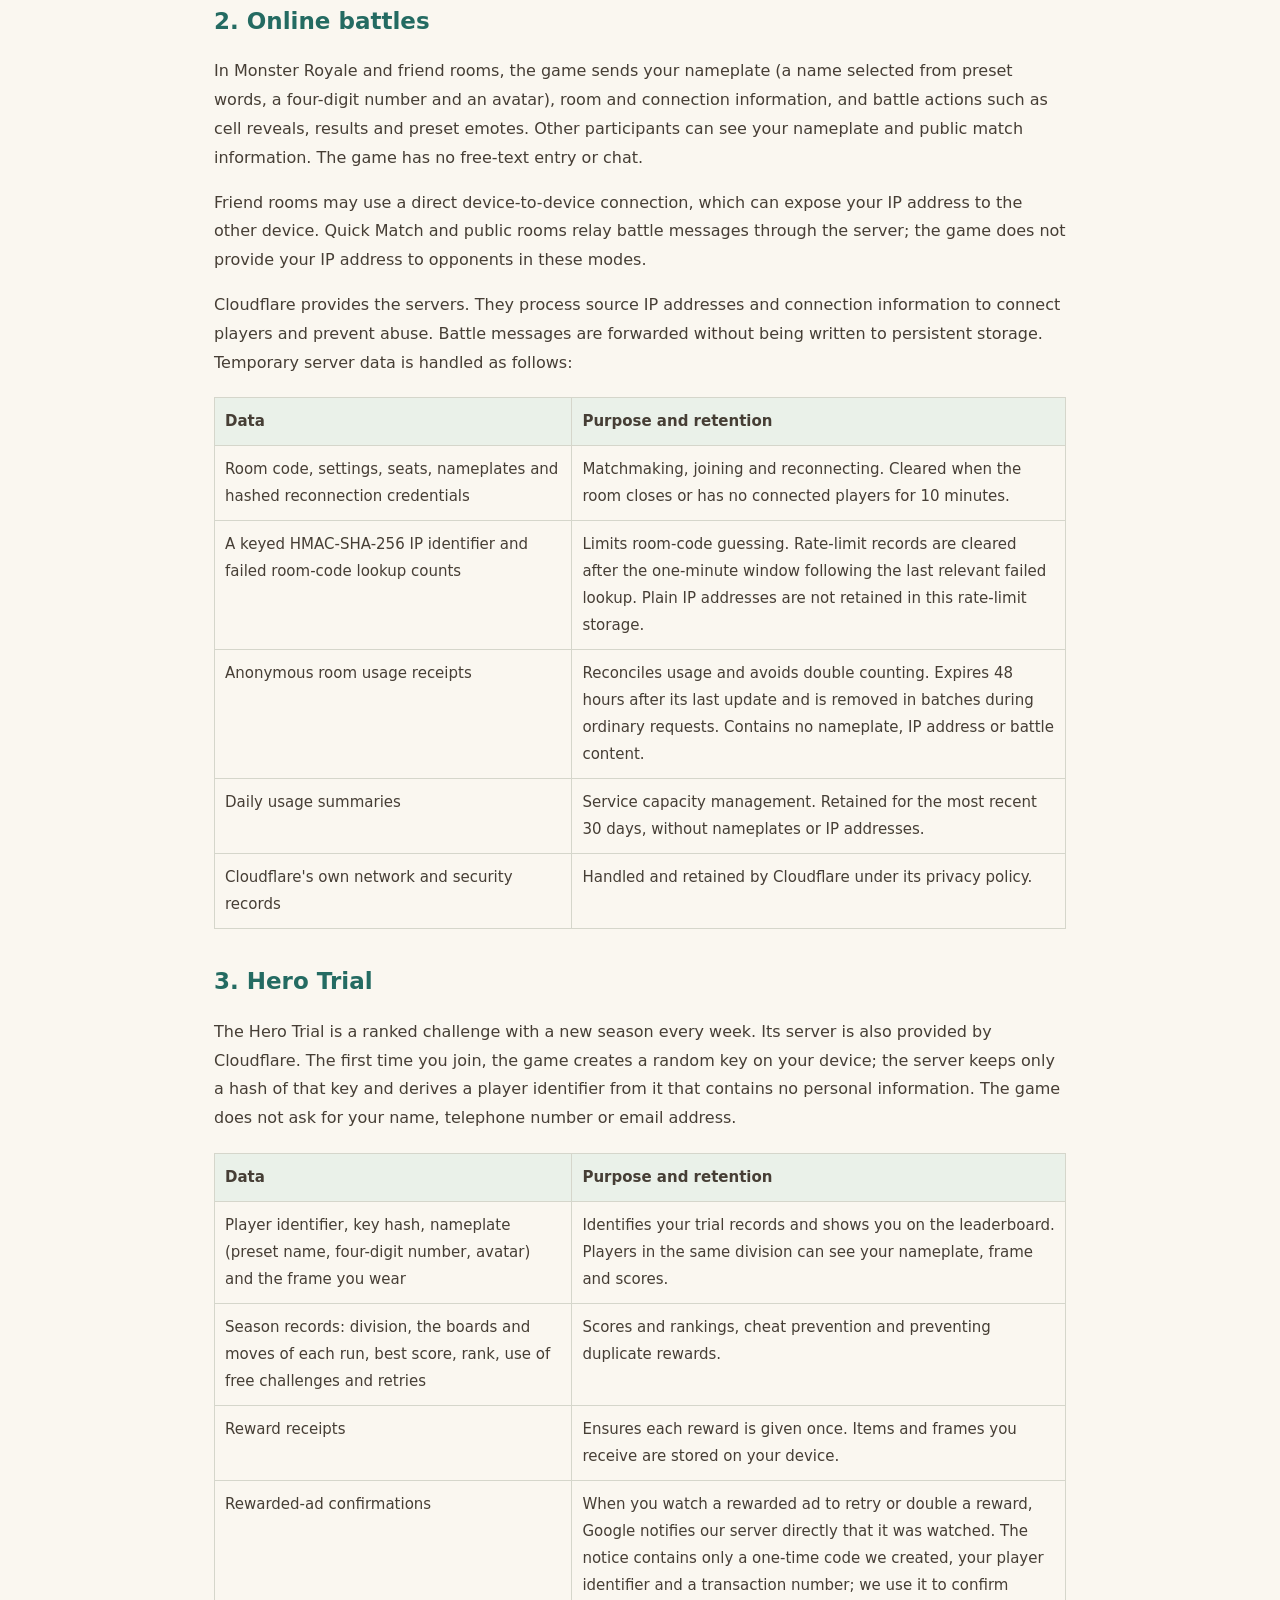
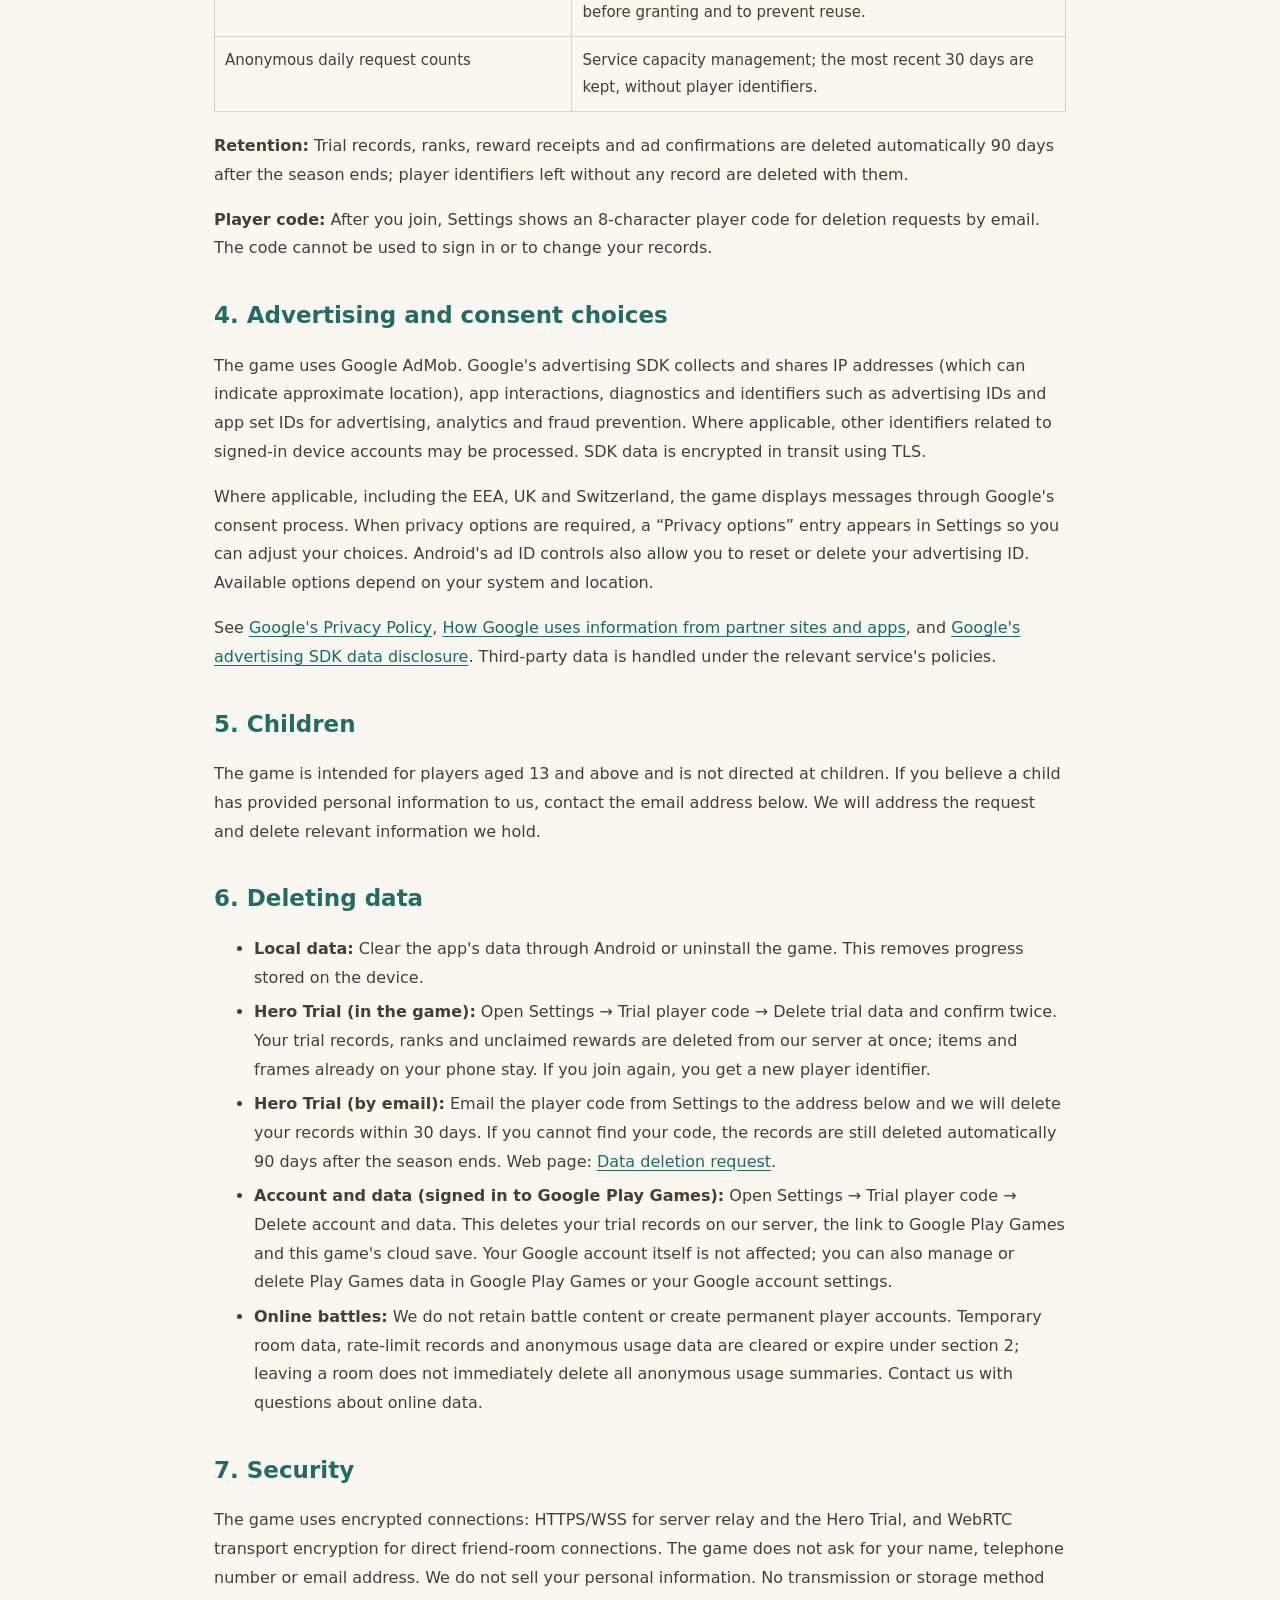
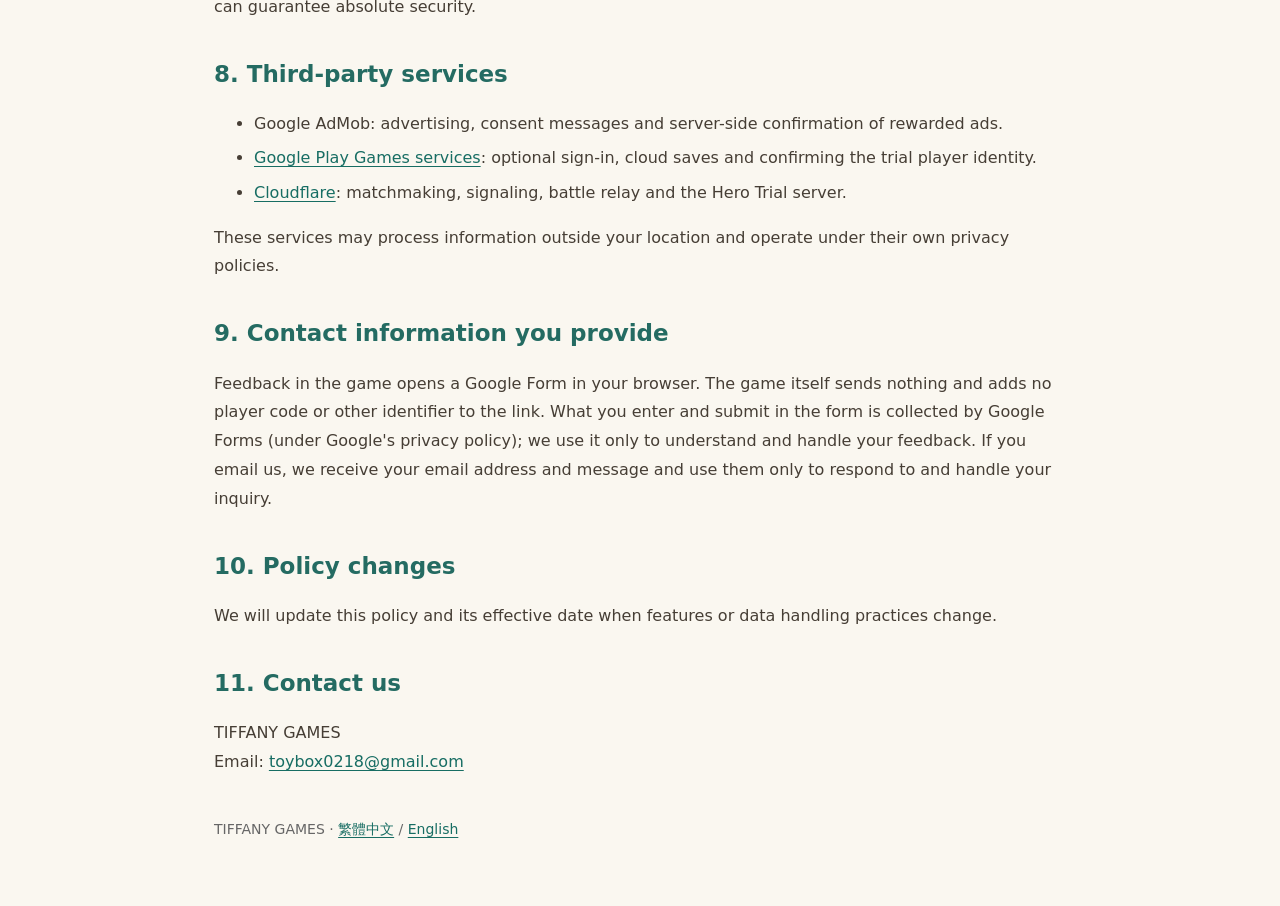
<file: privacy.html>
<!doctype html>
<html lang="zh-Hant">
<head>
<meta charset="utf-8"><meta name="viewport" content="width=device-width,initial-scale=1">
<meta name="color-scheme" content="light"><title>勇者貓數獨 隱私權政策 · Cat Hero Sudoku Privacy Policy</title>
<style>
:root{font-family:system-ui,-apple-system,"Segoe UI",sans-serif;color:#463e35;background:#faf7f0;line-height:1.8}*{box-sizing:border-box}body{margin:0}main{max-width:900px;margin:auto;padding:36px 24px 64px}header{border-bottom:2px solid #d9d4c5;padding-bottom:24px}h1{font-size:clamp(25px,5vw,37px);line-height:1.35;margin:12px 0}h2{font-size:23px;margin-top:36px;line-height:1.45;color:#246b62}h3{font-size:18px;margin-top:26px}a{color:#176d63;text-underline-offset:3px;overflow-wrap:anywhere}nav{display:flex;gap:16px;flex-wrap:wrap}nav a{padding:6px 14px;border:1px solid #becfc7;border-radius:20px;background:white}.brand{letter-spacing:.12em;font-weight:700;color:#5b6c5b}.date{color:#625e54}p,li{overflow-wrap:anywhere}li{margin:.35em 0}table{border-collapse:collapse;width:100%;font-size:15px;margin:20px 0}th,td{text-align:left;border:1px solid #d5d6cb;padding:10px;vertical-align:top}th{background:#eaf1e9}td:first-child{width:42%}.language{padding-top:24px;margin-top:44px;border-top:2px solid #c8d5cd}footer{margin-top:40px;font-size:14px;color:#666} @media(max-width:480px){main{padding:24px 16px 48px}table{font-size:14px}th,td{padding:8px}}@media print{nav{display:none}main{max-width:none;padding:0}a{color:inherit}.language{break-before:page}}
</style>
</head><body><main>
<header><div class="brand">TIFFANY GAMES</div><h1>勇者貓數獨 隱私權政策</h1><p class="date">生效日期：2026 年 11 月 9 日</p><nav aria-label="語言 Language"><a href="#zh">繁體中文</a><a href="#en" lang="en">English</a></nav></header>
<article id="zh" lang="zh-Hant">
<p><strong>適用版本：</strong>本政策適用於 1.1.0 版（含勇者試煉賽與 Google Play 遊戲）及之後的版本。</p>
<p>1.0.x 版請見<a href="privacy-1.0.html">舊版政策</a>。</p>
<p>本政策說明 TIFFANY GAMES（以下稱「我們」）開發的 Android 遊戲「勇者貓數獨」如何處理資料。</p>
<h2>1. 不需要註冊</h2><p>遊戲不需要註冊帳號。遊戲進度、星星、道具、設定，以及你的本機名牌和對戰紀錄，儲存在裝置上。清除應用程式資料或移除遊戲，會刪除這些本機資料。</p><p><strong>Google Play 遊戲（選用）：</strong>你可以在「設定」登入 Google Play 遊戲；不登入也能玩所有模式。登入後，只有在你按「備份到雲端」時，主線進度、星星、道具、頭像框收藏與設定才會存到你 Google 帳號下這個遊戲的 Play 遊戲雲端存檔；按「從雲端還原」並確認後才會讀回。遊戲不會自動上傳或覆蓋。雲端存檔由 Google 保存，不經過我們的伺服器，也不包含試煉賽的裝置金鑰。勇者試煉賽開放後，登入 Google Play 遊戲後（包括開啟遊戲時自動登入），你的試煉賽紀錄會連結到這個帳號：遊戲會在背景把一次性的授權碼送到試煉賽伺服器，由伺服器向 Google 確認你的 Play 遊戲玩家身分，伺服器只保存它的雜湊值，用來在換手機時沿用你的試煉賽紀錄。如果這個帳號已經有另一份試煉賽紀錄，遊戲不會自動合併或取代，而是讓你自己選擇。我們不會取得你的 Google 帳號密碼、電子郵件或通訊錄。</p>
<h2>2. 線上對戰</h2><p>在怪物大逃殺或好友房中，遊戲會傳送你的名牌（從預設詞庫選取的名稱、四位數編號和頭像）、房間及連線資訊，以及翻格、判定、表情等對戰操作。其他參與者可以看到名牌及對戰公開資訊。遊戲沒有自由文字輸入或聊天。</p><p>好友房可能使用裝置之間的直接連線；此時對方裝置可能得知你的 IP 位址。快速配對與公開房間的對戰訊息由伺服器中繼，遊戲不向對手提供你的 IP 位址。</p><p>伺服器由 Cloudflare 提供。伺服器會處理來源 IP 與連線資訊，以建立連線和防止濫用。對戰訊息只轉送，不寫入持久儲存。伺服器暫存資料及保留規則如下：</p>
<table><thead><tr><th>資料</th><th>用途與保留方式</th></tr></thead><tbody>
<tr><td>房號、房間設定、座位、名牌、重連憑證雜湊</td><td>供配對、加入及重連使用。房間關閉，或無人連線滿 10 分鐘後清空。</td></tr>
<tr><td>以密鑰 HMAC-SHA-256 處理的 IP 識別及錯誤房號計數</td><td>防止大量猜測房號；限流紀錄在最後一次相關錯誤的 1 分鐘計算區間結束後清除。不在限流儲存中保留明文 IP。</td></tr>
<tr><td>匿名房間用量收據</td><td>用於用量核對與避免重複計算；最後更新後 48 小時到期，於一般請求時分批清理。不含名牌、IP 或對戰內容。</td></tr>
<tr><td>每日用量摘要</td><td>用於服務容量管理；保留最近 30 天，不含名牌或 IP。</td></tr>
<tr><td>Cloudflare 自身的網路及安全紀錄</td><td>由 Cloudflare 依其隱私政策處理及保留。</td></tr>
</tbody></table>
<h2>3. 勇者試煉賽</h2><p>勇者試煉賽是每週一個賽季的排名挑戰，伺服器同樣由 Cloudflare 提供。第一次參加時，遊戲會在你的裝置上產生一組隨機金鑰；伺服器只保存這組金鑰的雜湊值，並由它推算出一組不含個人資料的玩家識別碼。遊戲不會要求你提供姓名、電話或電子郵件。</p>
<table><thead><tr><th>資料</th><th>用途與保留方式</th></tr></thead><tbody>
<tr><td>玩家識別碼、金鑰雜湊、名牌（預設詞庫的名稱、四位數編號、頭像）與配戴的頭像框</td><td>辨識你的參賽紀錄，並在排行榜上顯示。同一賽區的參賽者可以看到你的名牌、頭像框與成績。</td></tr>
<tr><td>每季的參賽紀錄：賽區、每一輪的盤面與操作、最佳成績、名次、免費挑戰與重試的使用紀錄</td><td>計算成績與排名、防止作弊與重複發放。</td></tr>
<tr><td>領獎收據</td><td>確保同一份獎勵只發一次。領到的道具與頭像框存在你的裝置上。</td></tr>
<tr><td>獎勵廣告的確認紀錄</td><td>看獎勵廣告重試或加倍時，Google 會直接通知我們的伺服器「已看完」。通知內容只有我們產生的一次性代碼、玩家識別碼與交易編號，用來確認後才發放，並防止重複使用。</td></tr>
<tr><td>匿名的每日請求計數</td><td>服務容量管理；保留最近 30 天，不含玩家識別碼。</td></tr>
</tbody></table>
<p><strong>保留期限：</strong>試煉賽的參賽紀錄、名次、領獎收據與廣告確認紀錄，在該賽季結束後 90 天自動刪除；之後沒有任何紀錄的玩家識別碼也一併刪除。</p>
<p><strong>玩家代碼：</strong>參加後，遊戲「設定」會顯示一組 8 碼的玩家代碼，用於寄信申請刪除。玩家代碼不能用來登入，也不能用來操作你的紀錄。</p>
<h2>4. 廣告與同意選項</h2><p>遊戲使用 Google AdMob。Google 廣告 SDK 會收集及分享 IP 位址（可推估大致位置）、App 互動、診斷資料，以及廣告 ID、應用程式組 ID 等識別碼，用於廣告、分析和防止詐欺。依適用情況，也可能處理與裝置上已登入帳戶相關的其他識別碼。SDK 傳輸資料時使用 TLS 加密。</p><p>在適用地區（例如歐洲經濟區、英國與瑞士），遊戲會依 Google 的同意流程顯示所需訊息；需要提供隱私選項時，設定頁會顯示「隱私選項」，供你調整選擇。你也可以使用 Android 的廣告 ID 控制功能，重設或刪除廣告 ID。實際可用選項依系統及所在地而異。</p><p>詳情請參閱 <a href="https://policies.google.com/privacy?hl=zh-TW">Google 隱私權政策</a>、<a href="https://policies.google.com/technologies/partner-sites?hl=zh-TW">Google 如何使用合作夥伴網站或應用程式的資訊</a>，以及 <a href="https://developers.google.com/admob/android/next-gen/privacy/play-data-disclosure">Google 廣告 SDK 資料揭露說明</a>。第三方資料依該服務的政策處理。</p>
<h2>5. 兒童</h2><p>本遊戲以 13 歲以上玩家為對象，不以兒童為目標對象。如果你認為兒童向我們提供了個人資料，請用下方信箱聯絡，我們會處理並刪除我們持有的相關資料。</p>
<h2>6. 資料刪除</h2><ul><li><strong>本機資料：</strong>可透過 Android 清除應用程式資料，或移除遊戲來刪除。這會失去裝置上的遊戲進度。</li><li><strong>勇者試煉賽（在遊戲內）：</strong>打開「設定」→「試煉賽玩家代碼」→「刪除試煉賽資料」，確認兩次後，伺服器上的試煉賽紀錄、名次與還沒領的獎勵會立即刪除；已經領到手機裡的道具和頭像框會保留。刪除後再參加，會是新的玩家識別碼。</li><li><strong>勇者試煉賽（寄信）：</strong>把「設定」裡的玩家代碼寄到下方信箱，我們會在 30 天內刪除。找不到玩家代碼時，紀錄也會在賽季結束 90 天後自動刪除。網頁版說明：<a href="https://toybox0218.github.io/delete.html">刪除資料申請</a>。</li><li><strong>帳號與資料（已登入 Google Play 遊戲時）：</strong>打開「設定」→「試煉賽玩家代碼」→「刪除帳號與資料」，會刪除伺服器上的試煉賽紀錄、和 Google Play 遊戲的綁定，以及這個遊戲的雲端存檔。你的 Google 帳號本身不受影響；你也可以在 Google Play 遊戲或 Google 帳號的設定中管理、刪除 Play 遊戲資料。</li><li><strong>線上對戰：</strong>我們不保存對戰內容或建立永久玩家帳戶。房間暫存、限流紀錄及匿名用量資料依第 2 節自動清除或到期；因此離房不代表所有匿名用量摘要立即刪除。如對線上資料有疑問，可寄信聯絡我們。</li></ul>
<h2>7. 資料安全</h2><p>遊戲使用加密連線與服務通訊；伺服器中繼與試煉賽使用 HTTPS／WSS，好友房直接連線使用 WebRTC 的傳輸加密。遊戲不要求提供姓名、電話或電子郵件。我們不出售你的個人資料。沒有任何傳輸或儲存方式能保證絕對安全。</p>
<h2>8. 第三方服務</h2><ul><li>Google AdMob：廣告、同意訊息，以及獎勵廣告的伺服器端確認。</li><li><a href="https://policies.google.com/privacy">Google Play 遊戲服務</a>：選用的登入、雲端存檔，以及試煉賽的玩家身分確認。</li><li><a href="https://www.cloudflare.com/privacypolicy/">Cloudflare</a>：配對、牽線、對戰中繼與勇者試煉賽伺服器。</li></ul><p>這些服務可能在你所在地以外處理資料，並依各自的隱私政策運作。</p>
<h2>9. 聯絡時的資料</h2><p>遊戲內的「意見回饋」會用瀏覽器開啟 Google 表單；遊戲本身不傳送任何資料，也不會在連結中附上玩家代碼或其他識別資料。你在表單填寫並送出的內容由 Google 表單收集（適用 Google 的隱私權政策），我們只用來了解和處理你的意見。你主動寄信給我們時，我們會收到寄件地址及信件內容，僅用於回覆和處理你的問題。</p>
<h2>10. 政策變更</h2><p>功能或資料處理方式改變時，我們會更新本政策與生效日期。</p>
<h2>11. 聯絡我們</h2><p>TIFFANY GAMES<br>電子郵件：<a href="mailto:toybox0218@gmail.com">toybox0218@gmail.com</a></p>
</article>
<article id="en" lang="en" class="language">
<h1>Cat Hero Sudoku Privacy Policy</h1><p><strong>Applicable version:</strong> This policy applies to version 1.1.0 (with the Hero Trial and Google Play Games) and later.</p><p>For version 1.0.x, see the <a href="privacy-1.0.html">previous policy</a>.</p><p class="date">Effective date: November 9, 2026</p><p>This policy explains how TIFFANY GAMES (“we”, “us”) handles information in the Android game Cat Hero Sudoku.</p>
<h2>1. No registration required</h2><p>You do not need to register an account. Progress, stars, items, preferences, your local nameplate and battle history are stored on your device. Clearing the app's data or uninstalling the game deletes this local data.</p><p><strong>Google Play Games (optional):</strong> You can sign in to Google Play Games in Settings; every mode works without signing in. When signed in, your progress, stars, items, frame collection and preferences are stored in this game's Play Games cloud save under your Google account only when you tap "Back up to cloud", and are read back only when you tap "Restore from cloud" and confirm. The game never uploads or overwrites automatically. The cloud save is kept by Google, does not pass through our servers and does not contain the Hero Trial device key. Once the Hero Trial is open, signing in to Google Play Games (including the automatic sign-in when the game starts) links your trial record to that account: in the background, the game sends a one-time authorization code to the trial server, which asks Google to confirm your Play Games player identity; the server keeps only a hash of it, so your trial record can follow you to a new phone. If the account already has another trial record, the game never merges or replaces it automatically; you choose. We never receive your Google password, email address or contacts.</p>
<h2>2. Online battles</h2><p>In Monster Royale and friend rooms, the game sends your nameplate (a name selected from preset words, a four-digit number and an avatar), room and connection information, and battle actions such as cell reveals, results and preset emotes. Other participants can see your nameplate and public match information. The game has no free-text entry or chat.</p><p>Friend rooms may use a direct device-to-device connection, which can expose your IP address to the other device. Quick Match and public rooms relay battle messages through the server; the game does not provide your IP address to opponents in these modes.</p><p>Cloudflare provides the servers. They process source IP addresses and connection information to connect players and prevent abuse. Battle messages are forwarded without being written to persistent storage. Temporary server data is handled as follows:</p>
<table><thead><tr><th>Data</th><th>Purpose and retention</th></tr></thead><tbody>
<tr><td>Room code, settings, seats, nameplates and hashed reconnection credentials</td><td>Matchmaking, joining and reconnecting. Cleared when the room closes or has no connected players for 10 minutes.</td></tr>
<tr><td>A keyed HMAC-SHA-256 IP identifier and failed room-code lookup counts</td><td>Limits room-code guessing. Rate-limit records are cleared after the one-minute window following the last relevant failed lookup. Plain IP addresses are not retained in this rate-limit storage.</td></tr>
<tr><td>Anonymous room usage receipts</td><td>Reconciles usage and avoids double counting. Expires 48 hours after its last update and is removed in batches during ordinary requests. Contains no nameplate, IP address or battle content.</td></tr>
<tr><td>Daily usage summaries</td><td>Service capacity management. Retained for the most recent 30 days, without nameplates or IP addresses.</td></tr>
<tr><td>Cloudflare's own network and security records</td><td>Handled and retained by Cloudflare under its privacy policy.</td></tr>
</tbody></table>
<h2>3. Hero Trial</h2><p>The Hero Trial is a ranked challenge with a new season every week. Its server is also provided by Cloudflare. The first time you join, the game creates a random key on your device; the server keeps only a hash of that key and derives a player identifier from it that contains no personal information. The game does not ask for your name, telephone number or email address.</p>
<table><thead><tr><th>Data</th><th>Purpose and retention</th></tr></thead><tbody>
<tr><td>Player identifier, key hash, nameplate (preset name, four-digit number, avatar) and the frame you wear</td><td>Identifies your trial records and shows you on the leaderboard. Players in the same division can see your nameplate, frame and scores.</td></tr>
<tr><td>Season records: division, the boards and moves of each run, best score, rank, use of free challenges and retries</td><td>Scores and rankings, cheat prevention and preventing duplicate rewards.</td></tr>
<tr><td>Reward receipts</td><td>Ensures each reward is given once. Items and frames you receive are stored on your device.</td></tr>
<tr><td>Rewarded-ad confirmations</td><td>When you watch a rewarded ad to retry or double a reward, Google notifies our server directly that it was watched. The notice contains only a one-time code we created, your player identifier and a transaction number; we use it to confirm before granting and to prevent reuse.</td></tr>
<tr><td>Anonymous daily request counts</td><td>Service capacity management; the most recent 30 days are kept, without player identifiers.</td></tr>
</tbody></table>
<p><strong>Retention:</strong> Trial records, ranks, reward receipts and ad confirmations are deleted automatically 90 days after the season ends; player identifiers left without any record are deleted with them.</p>
<p><strong>Player code:</strong> After you join, Settings shows an 8-character player code for deletion requests by email. The code cannot be used to sign in or to change your records.</p>
<h2>4. Advertising and consent choices</h2><p>The game uses Google AdMob. Google's advertising SDK collects and shares IP addresses (which can indicate approximate location), app interactions, diagnostics and identifiers such as advertising IDs and app set IDs for advertising, analytics and fraud prevention. Where applicable, other identifiers related to signed-in device accounts may be processed. SDK data is encrypted in transit using TLS.</p><p>Where applicable, including the EEA, UK and Switzerland, the game displays messages through Google's consent process. When privacy options are required, a “Privacy options” entry appears in Settings so you can adjust your choices. Android's ad ID controls also allow you to reset or delete your advertising ID. Available options depend on your system and location.</p><p>See <a href="https://policies.google.com/privacy">Google's Privacy Policy</a>, <a href="https://policies.google.com/technologies/partner-sites">How Google uses information from partner sites and apps</a>, and <a href="https://developers.google.com/admob/android/next-gen/privacy/play-data-disclosure">Google's advertising SDK data disclosure</a>. Third-party data is handled under the relevant service's policies.</p>
<h2>5. Children</h2><p>The game is intended for players aged 13 and above and is not directed at children. If you believe a child has provided personal information to us, contact the email address below. We will address the request and delete relevant information we hold.</p>
<h2>6. Deleting data</h2><ul><li><strong>Local data:</strong> Clear the app's data through Android or uninstall the game. This removes progress stored on the device.</li><li><strong>Hero Trial (in the game):</strong> Open Settings → Trial player code → Delete trial data and confirm twice. Your trial records, ranks and unclaimed rewards are deleted from our server at once; items and frames already on your phone stay. If you join again, you get a new player identifier.</li><li><strong>Hero Trial (by email):</strong> Email the player code from Settings to the address below and we will delete your records within 30 days. If you cannot find your code, the records are still deleted automatically 90 days after the season ends. Web page: <a href="https://toybox0218.github.io/delete.html">Data deletion request</a>.</li><li><strong>Account and data (signed in to Google Play Games):</strong> Open Settings → Trial player code → Delete account and data. This deletes your trial records on our server, the link to Google Play Games and this game's cloud save. Your Google account itself is not affected; you can also manage or delete Play Games data in Google Play Games or your Google account settings.</li><li><strong>Online battles:</strong> We do not retain battle content or create permanent player accounts. Temporary room data, rate-limit records and anonymous usage data are cleared or expire under section 2; leaving a room does not immediately delete all anonymous usage summaries. Contact us with questions about online data.</li></ul>
<h2>7. Security</h2><p>The game uses encrypted connections: HTTPS/WSS for server relay and the Hero Trial, and WebRTC transport encryption for direct friend-room connections. The game does not ask for your name, telephone number or email address. We do not sell your personal information. No transmission or storage method can guarantee absolute security.</p>
<h2>8. Third-party services</h2><ul><li>Google AdMob: advertising, consent messages and server-side confirmation of rewarded ads.</li><li><a href="https://policies.google.com/privacy">Google Play Games services</a>: optional sign-in, cloud saves and confirming the trial player identity.</li><li><a href="https://www.cloudflare.com/privacypolicy/">Cloudflare</a>: matchmaking, signaling, battle relay and the Hero Trial server.</li></ul><p>These services may process information outside your location and operate under their own privacy policies.</p>
<h2>9. Contact information you provide</h2><p>Feedback in the game opens a Google Form in your browser. The game itself sends nothing and adds no player code or other identifier to the link. What you enter and submit in the form is collected by Google Forms (under Google's privacy policy); we use it only to understand and handle your feedback. If you email us, we receive your email address and message and use them only to respond to and handle your inquiry.</p>
<h2>10. Policy changes</h2><p>We will update this policy and its effective date when features or data handling practices change.</p>
<h2>11. Contact us</h2><p>TIFFANY GAMES<br>Email: <a href="mailto:toybox0218@gmail.com">toybox0218@gmail.com</a></p>
</article><footer>TIFFANY GAMES · <a href="#zh">繁體中文</a> / <a href="#en">English</a></footer>
</main></body></html>
</file>
<file: style.css>
:root {
  --paper: #fff8e9;
  --card: #fffdf6;
  --edge: #e2d2b4;
  --ink: #5a4033;
  --muted: #8a7466;
  --teal: #2a8a7e;
  --teal-strong: #369f92;
}
* { box-sizing: border-box; }
html { -webkit-text-size-adjust: 100%; }
body {
  margin: 0;
  background: var(--paper);
  color: var(--ink);
  font-family: "Noto Sans TC", "PingFang TC", "Microsoft JhengHei", system-ui, -apple-system, "Segoe UI", sans-serif;
  line-height: 1.75;
}
.page { max-width: 760px; margin: 0 auto; padding: 32px 16px 48px; }
.hero { text-align: center; padding: 24px 0 8px; }
.kicker { margin: 0; color: var(--teal); font-weight: 700; letter-spacing: .12em; text-transform: uppercase; font-size: .8rem; }
h1 { margin: 4px 0 4px; font-size: clamp(2rem, 7vw, 2.8rem); letter-spacing: .04em; }
.lead { margin: 0; color: var(--muted); }
.card {
  background: var(--card);
  border: 3px solid var(--teal-strong);
  border-radius: 18px;
  box-shadow: 0 3px 0 rgba(107, 69, 53, .15);
  padding: 20px 22px;
  margin: 20px 0;
}
h2 { margin: 0 0 8px; font-size: 1.25rem; }
h3 { margin: 24px 0 6px; font-size: 1.05rem; }
.en { color: var(--muted); font-weight: 400; font-size: .9em; margin-left: 6px; }
.meta { color: var(--muted); font-size: .9rem; margin-bottom: 0; }
a { color: var(--teal); font-weight: 700; }
a:focus-visible { outline: 2px solid var(--teal); outline-offset: 2px; }
.links { margin: 0; padding-left: 1.2em; }
.links li { margin: 4px 0; }
.toc { text-align: center; margin: 8px 0 0; }
.toc a { margin: 0 8px; }
.policy p, .policy li { overflow-wrap: anywhere; }
.policy ul { padding-left: 1.3em; }
.date { color: var(--muted); font-size: .9rem; margin-top: 0; }
footer { text-align: center; color: var(--muted); font-size: .85rem; margin-top: 32px; }
</file>
